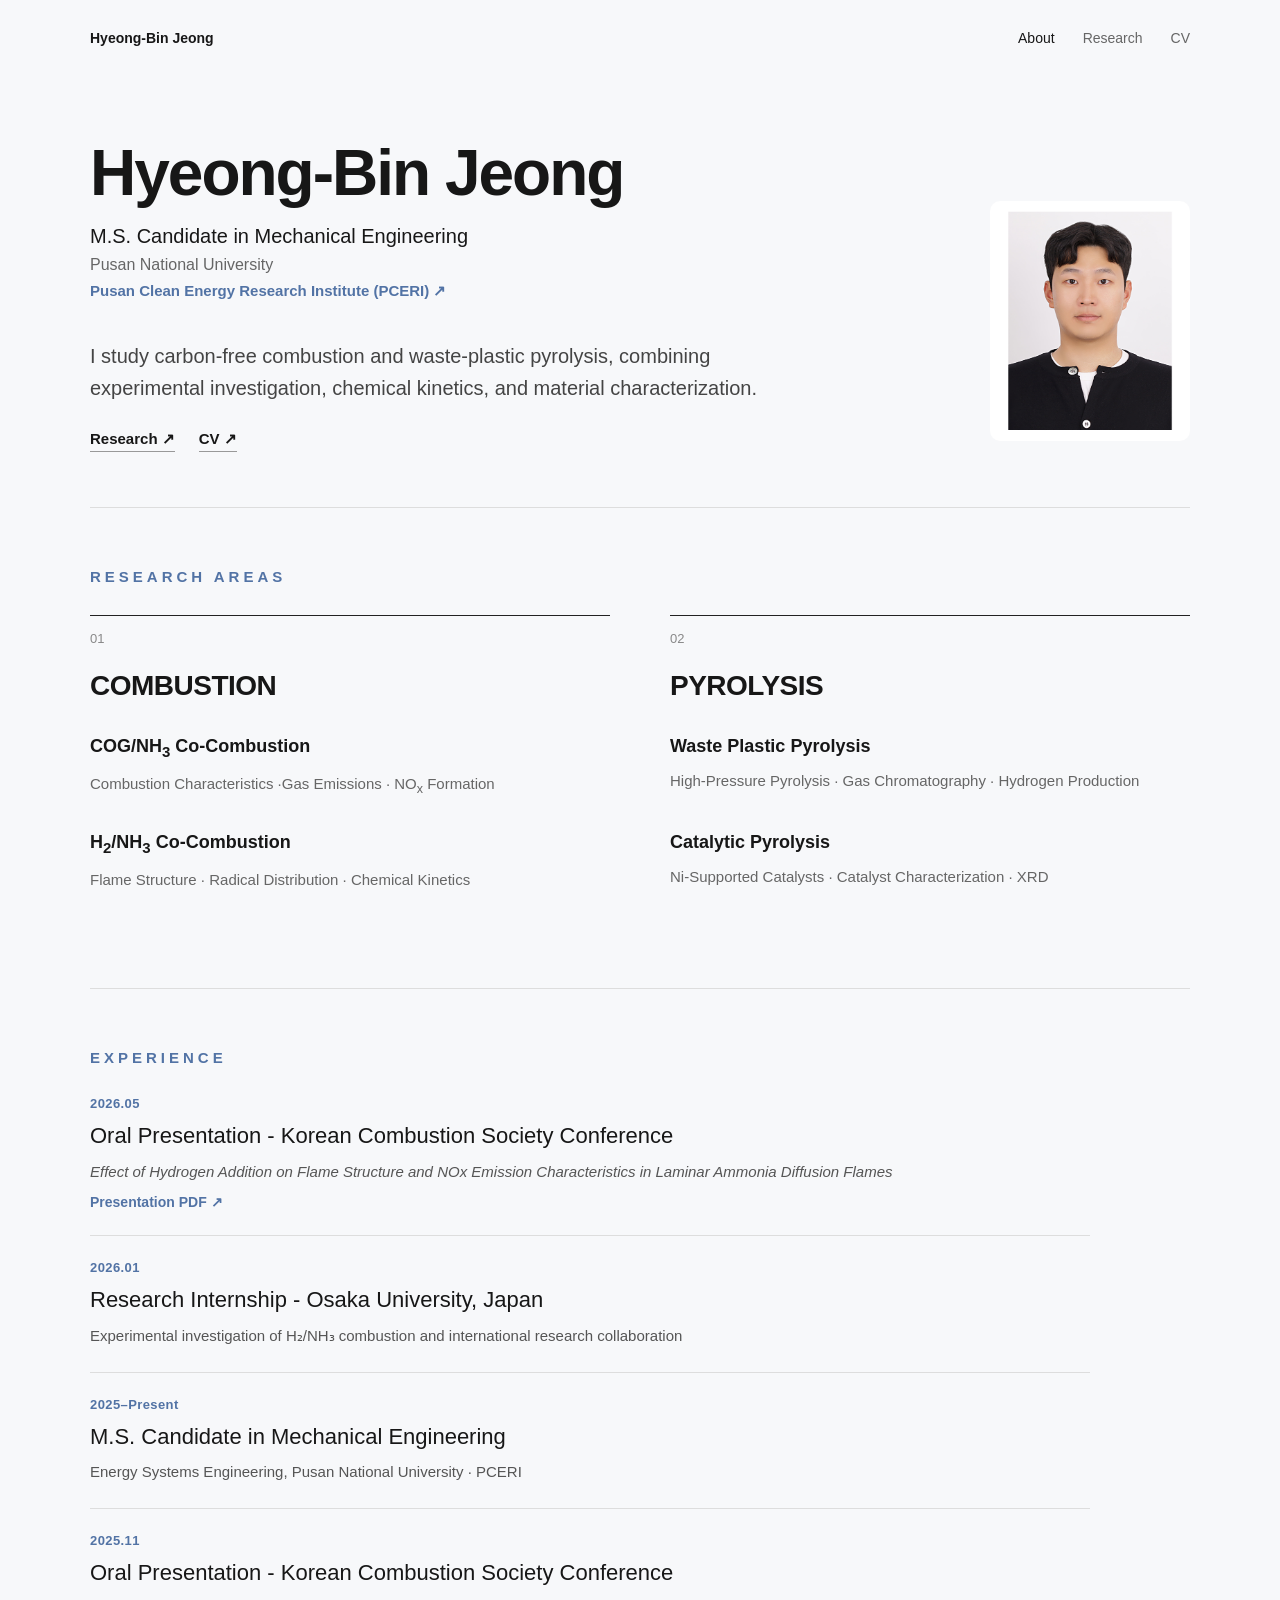
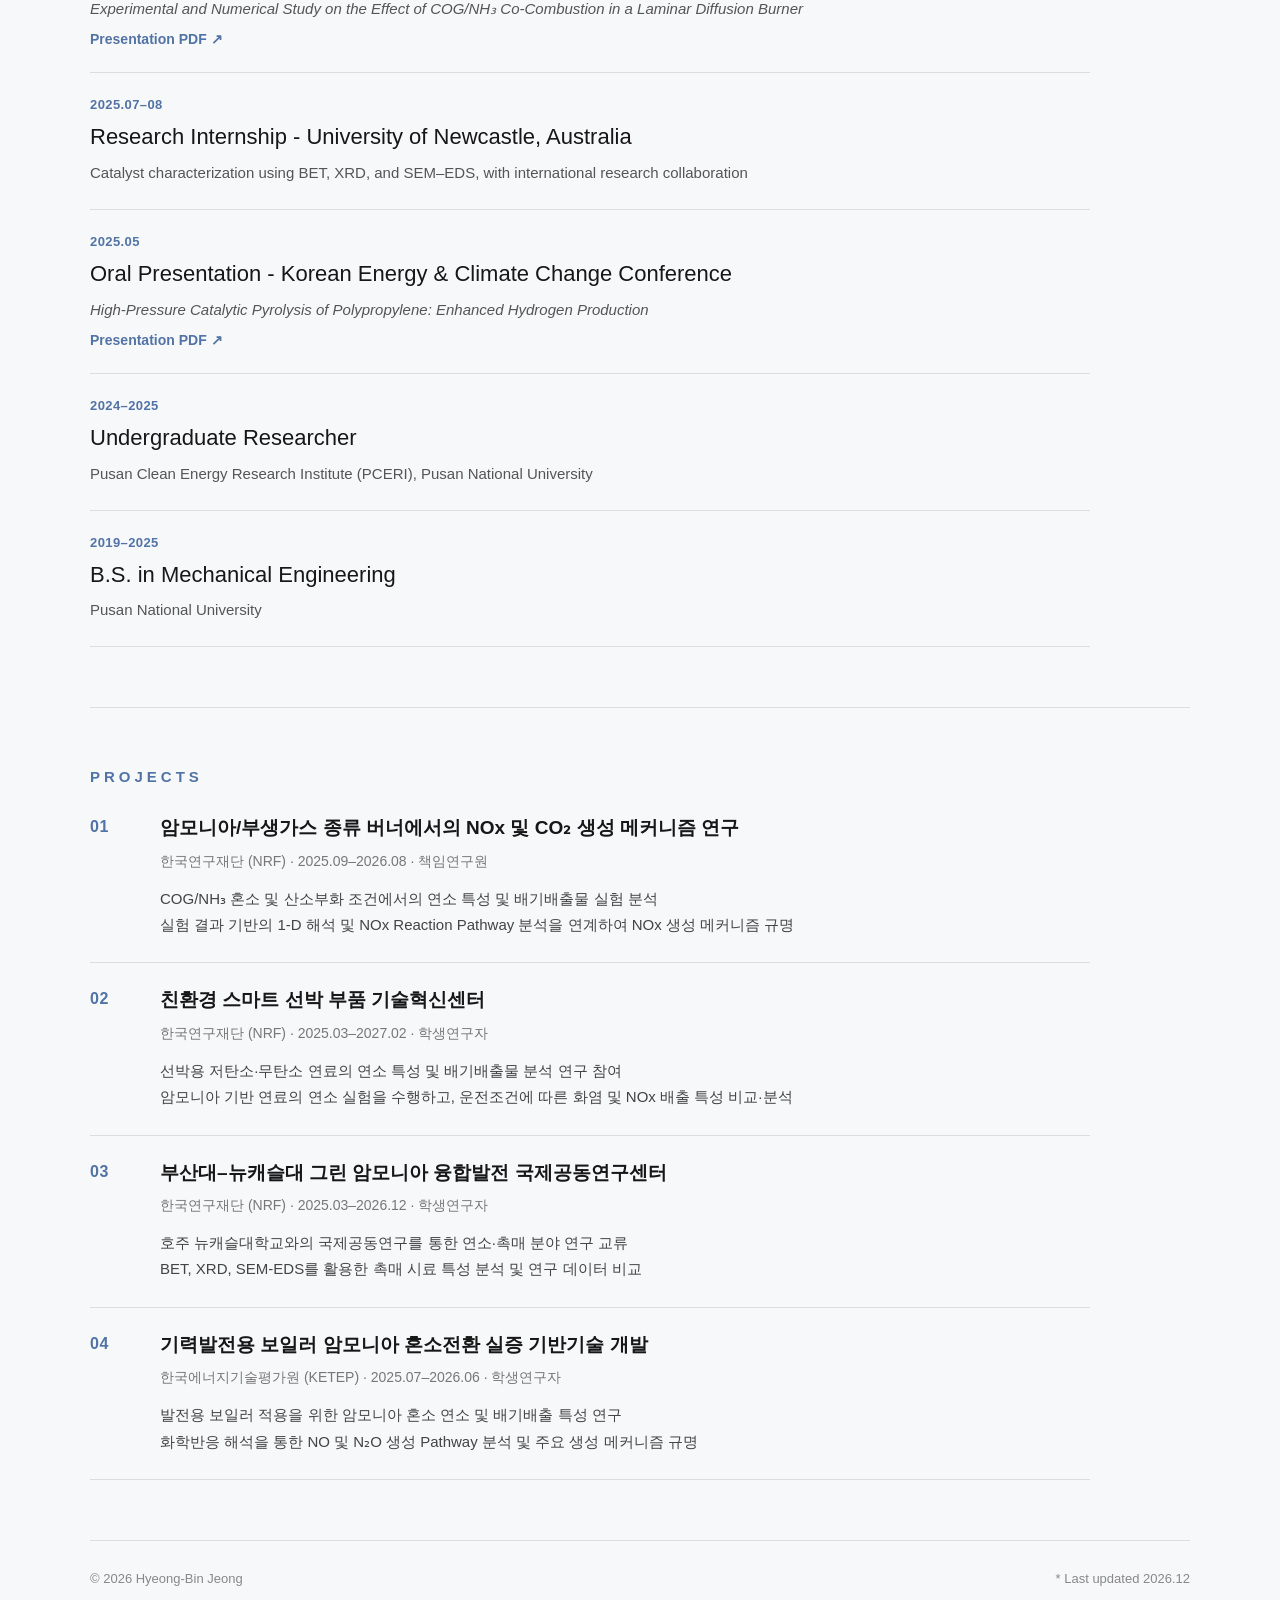
<file: index.html>
<!DOCTYPE html>
<html lang="en">

<head>
    <meta charset="UTF-8">
    <meta name="viewport" content="width=device-width, initial-scale=1.0">

    <title>Hyeong-Bin Jeong | About</title>

    <link rel="stylesheet" href="style.css">
</head>

<body>

    <!-- =========================
         HEADER
    ========================== -->

    <header class="site-header">

        <a href="index.html" class="logo">
            Hyeong-Bin Jeong
        </a>

        <nav>
            <a href="index.html" class="active">
                About
            </a>

            <a href="research.html">
                Research
            </a>

            <a href="cv.html">
                CV
            </a>
        </nav>

    </header>


    <main>


        <!-- =========================
             HERO / INTRODUCTION
        ========================== -->

        <section class="hero">

            <div class="hero-content">


                <!-- LEFT -->
                <div class="hero-text">

                    <h1>
                        Hyeong-Bin Jeong
                    </h1>

                    <p class="hero-position">
                        M.S. Candidate in Mechanical Engineering
                    </p>

                    <p class="hero-affiliation">
                        Pusan National University
                    </p>

                    <p class="hero-lab">

                        <a href="https://pceri.pusan.ac.kr/pceri/index.do"
                           target="_blank"
                           rel="noopener noreferrer">

                            Pusan Clean Energy Research Institute (PCERI) ↗

                        </a>

                    </p>


                    <p class="hero-intro">

                        I study carbon-free combustion and waste-plastic
                        pyrolysis, combining experimental investigation,
                        chemical kinetics, and material characterization.

                    </p>


                    <div class="hero-links">

                        <a href="research.html">
                            Research ↗
                        </a>

                        <a href="cv.html">
                            CV ↗
                        </a>

                    </div>

                </div>


                <!-- RIGHT / PROFILE PHOTO -->
                <div class="hero-photo">

                    <img src="images/증명사진.jpg"
                         alt="Hyeong-Bin Jeong">

                </div>


            </div>

        </section>



        <!-- =========================
     RESEARCH AREAS
========================= -->

<section class="section research-areas">

    <p class="section-label">RESEARCH AREAS</p>

    <div class="research-area-grid">


        <!-- COMBUSTION -->
        <div class="research-area">

            <span class="area-number">01</span>

            <h2>COMBUSTION</h2>


            <div class="area-project">

                <a href="research.html#cog-nh3"
                   class="project-link">

                    COG/NH<sub>3</sub> Co-Combustion 

                </a>

                <p>
                    Combustion Characteristics ·Gas Emissions · NO<sub>x</sub> Formation
                </p>

            </div>


            <div class="area-project">

                <a href="research.html#h2-nh3"
                   class="project-link">

                    H<sub>2</sub>/NH<sub>3</sub> Co-Combustion 

                </a>

                <p>
                    Flame Structure · Radical Distribution ·
                    Chemical Kinetics
                </p>

            </div>

        </div>



        <!-- PYROLYSIS -->
        <div class="research-area">

            <span class="area-number">02</span>

            <h2>PYROLYSIS</h2>


            <div class="area-project">

                <a href="research.html#waste-plastic"
                   class="project-link">

                    Waste Plastic Pyrolysis 

                </a>

                <p>
                    High-Pressure Pyrolysis · Gas Chromatography ·
                    Hydrogen Production
                </p>

            </div>


            <div class="area-project">

                <a href="research.html#catalytic-pyrolysis"
                   class="project-link">

                    Catalytic Pyrolysis 

                </a>

                <p>
                    Ni-Supported Catalysts · Catalyst Characterization ·
                    XRD
                </p>

            </div>

        </div>


    </div>

</section>



        <!-- =========================
             EXPERIENCE
        ========================== -->

 <section class="section" id="experience">

    <p class="section-label">EXPERIENCE</p>

    <div class="experience-list">

        <div class="experience-item">
    <span class="experience-date">2026.05</span>

    <h3>
        Oral Presentation - Korean Combustion Society Conference
    </h3>

    <p class="experience-place">
        <em>
            Effect of Hydrogen Addition on Flame Structure and NOx Emission Characteristics
            in Laminar Ammonia Diffusion Flames
        </em>
    </p>

    <a href="conference pdf/Kosco_2026_H2_NH3.pdf"
       target="_blank"
       rel="noopener noreferrer"
       class="pdf-link">
        Presentation PDF ↗
    </a>
</div>


        <div class="experience-item">
            <span class="experience-date">2026.01</span>

            <h3>Research Internship - Osaka University, Japan</h3>

            <p class="experience-place">
                Experimental investigation of H₂/NH₃ combustion and international research collaboration
            </p>
        </div>


        <div class="experience-item">
            <span class="experience-date">2025–Present</span>

            <h3>M.S. Candidate in Mechanical Engineering</h3>

            <p class="experience-place">
                Energy Systems Engineering, Pusan National University · PCERI
            </p>
        </div>


       <div class="experience-item">
    <span class="experience-date">2025.11</span>

    <h3>
        Oral Presentation - Korean Combustion Society Conference
    </h3>

    <p class="experience-place">
        <em>
            Experimental and Numerical Study on the Effect of COG/NH₃ Co-Combustion
            in a Laminar Diffusion Burner
        </em>
    </p>

    <a href="conference pdf/kosco_2025_COG_NH3.pdf"
       target="_blank"
       rel="noopener noreferrer"
       class="pdf-link">
        Presentation PDF ↗
    </a>
</div>


        <div class="experience-item">
            <span class="experience-date">2025.07–08</span>

            <h3>Research Internship - University of Newcastle, Australia</h3>

            <p class="experience-place">
                Catalyst characterization using BET, XRD, and SEM–EDS, with international research collaboration
            </p>
        </div>


        <div class="experience-item">
    <span class="experience-date">2025.05</span>

    <h3>
        Oral Presentation - Korean Energy & Climate Change Conference
    </h3>

    <p class="experience-place">
        <em>
            High-Pressure Catalytic Pyrolysis of Polypropylene:
            Enhanced Hydrogen Production
        </em>
    </p>

    <a href="conference pdf/Kecc_2025_PP_pyrolysis.pdf"
       target="_blank"
       rel="noopener noreferrer"
       class="pdf-link">
        Presentation PDF ↗
    </a>
</div>


        <div class="experience-item">
            <span class="experience-date">2024–2025</span>

            <h3>Undergraduate Researcher</h3>

            <p class="experience-place">
                Pusan Clean Energy Research Institute (PCERI), Pusan National University
            </p>
        </div>


        <div class="experience-item">
            <span class="experience-date">2019–2025</span>

            <h3>B.S. in Mechanical Engineering</h3>

            <p class="experience-place">
                Pusan National University
            </p>
        </div>

    </div>

</section>

<!-- =========================
     PROJECTS
========================= -->

<section class="section" id="projects">

    <p class="section-label">PROJECTS</p>

    <div class="project-list">

        <!-- 01 -->
        <div class="project-item">

            <span class="project-number">01</span>

            <div class="project-content">

                <h3>
                    암모니아/부생가스 종류 버너에서의 NOx 및 CO₂ 생성 메커니즘 연구
                </h3>

                <p class="project-meta">
                    한국연구재단 (NRF) · 2025.09–2026.08 · 책임연구원
                </p>

                <p class="project-description">
                    COG/NH₃ 혼소 및 산소부화 조건에서의 연소 특성 및 배기배출물 실험 분석<br>
                    실험 결과 기반의 1-D 해석 및 NOx Reaction Pathway 분석을 연계하여 NOx 생성 메커니즘 규명
                </p>

            </div>

        </div>


        <!-- 02 -->
        <div class="project-item">

            <span class="project-number">02</span>

            <div class="project-content">

                <h3>
                    친환경 스마트 선박 부품 기술혁신센터
                </h3>

                <p class="project-meta">
                    한국연구재단 (NRF) · 2025.03–2027.02 · 학생연구자
                </p>

                <p class="project-description">
                    선박용 저탄소·무탄소 연료의 연소 특성 및 배기배출물 분석 연구 참여<br>
                    암모니아 기반 연료의 연소 실험을 수행하고, 운전조건에 따른 화염 및 NOx 배출 특성 비교·분석
                </p>

            </div>

        </div>


        <!-- 03 -->
        <div class="project-item">

            <span class="project-number">03</span>

            <div class="project-content">

                <h3>
                    부산대–뉴캐슬대 그린 암모니아 융합발전 국제공동연구센터
                </h3>

                <p class="project-meta">
                    한국연구재단 (NRF) · 2025.03–2026.12 · 학생연구자
                </p>

                <p class="project-description">
                    호주 뉴캐슬대학교와의 국제공동연구를 통한 연소·촉매 분야 연구 교류<br>
                    BET, XRD, SEM-EDS를 활용한 촉매 시료 특성 분석 및 연구 데이터 비교
                </p>

            </div>

        </div>


        <!-- 04 -->
        <div class="project-item">

            <span class="project-number">04</span>

            <div class="project-content">

                <h3>
                    기력발전용 보일러 암모니아 혼소전환 실증 기반기술 개발
                </h3>

                <p class="project-meta">
                    한국에너지기술평가원 (KETEP) · 2025.07–2026.06 · 학생연구자
                </p>

                <p class="project-description">
                    발전용 보일러 적용을 위한 암모니아 혼소 연소 및 배기배출 특성 연구<br>
                    화학반응 해석을 통한 NO 및 N₂O 생성 Pathway 분석 및 주요 생성 메커니즘 규명
                </p>

            </div>

        </div>

    </div>

</section>
        



    </main>


    <!-- =========================
         FOOTER
    ========================== -->

<footer class="site-footer">
    <span>© 2026 Hyeong-Bin Jeong</span>

    <span class="footer-updated">
        * Last updated <span id="last-updated"></span>
    </span>
</footer>

<script>
    const modified = new Date(document.lastModified);

    const year = modified.getFullYear();
    const month = String(modified.getMonth() + 1).padStart(2, "0");

    document.getElementById("last-updated").textContent =
        `${year}.${month}`;
</script>
</body>

</html>
</file>
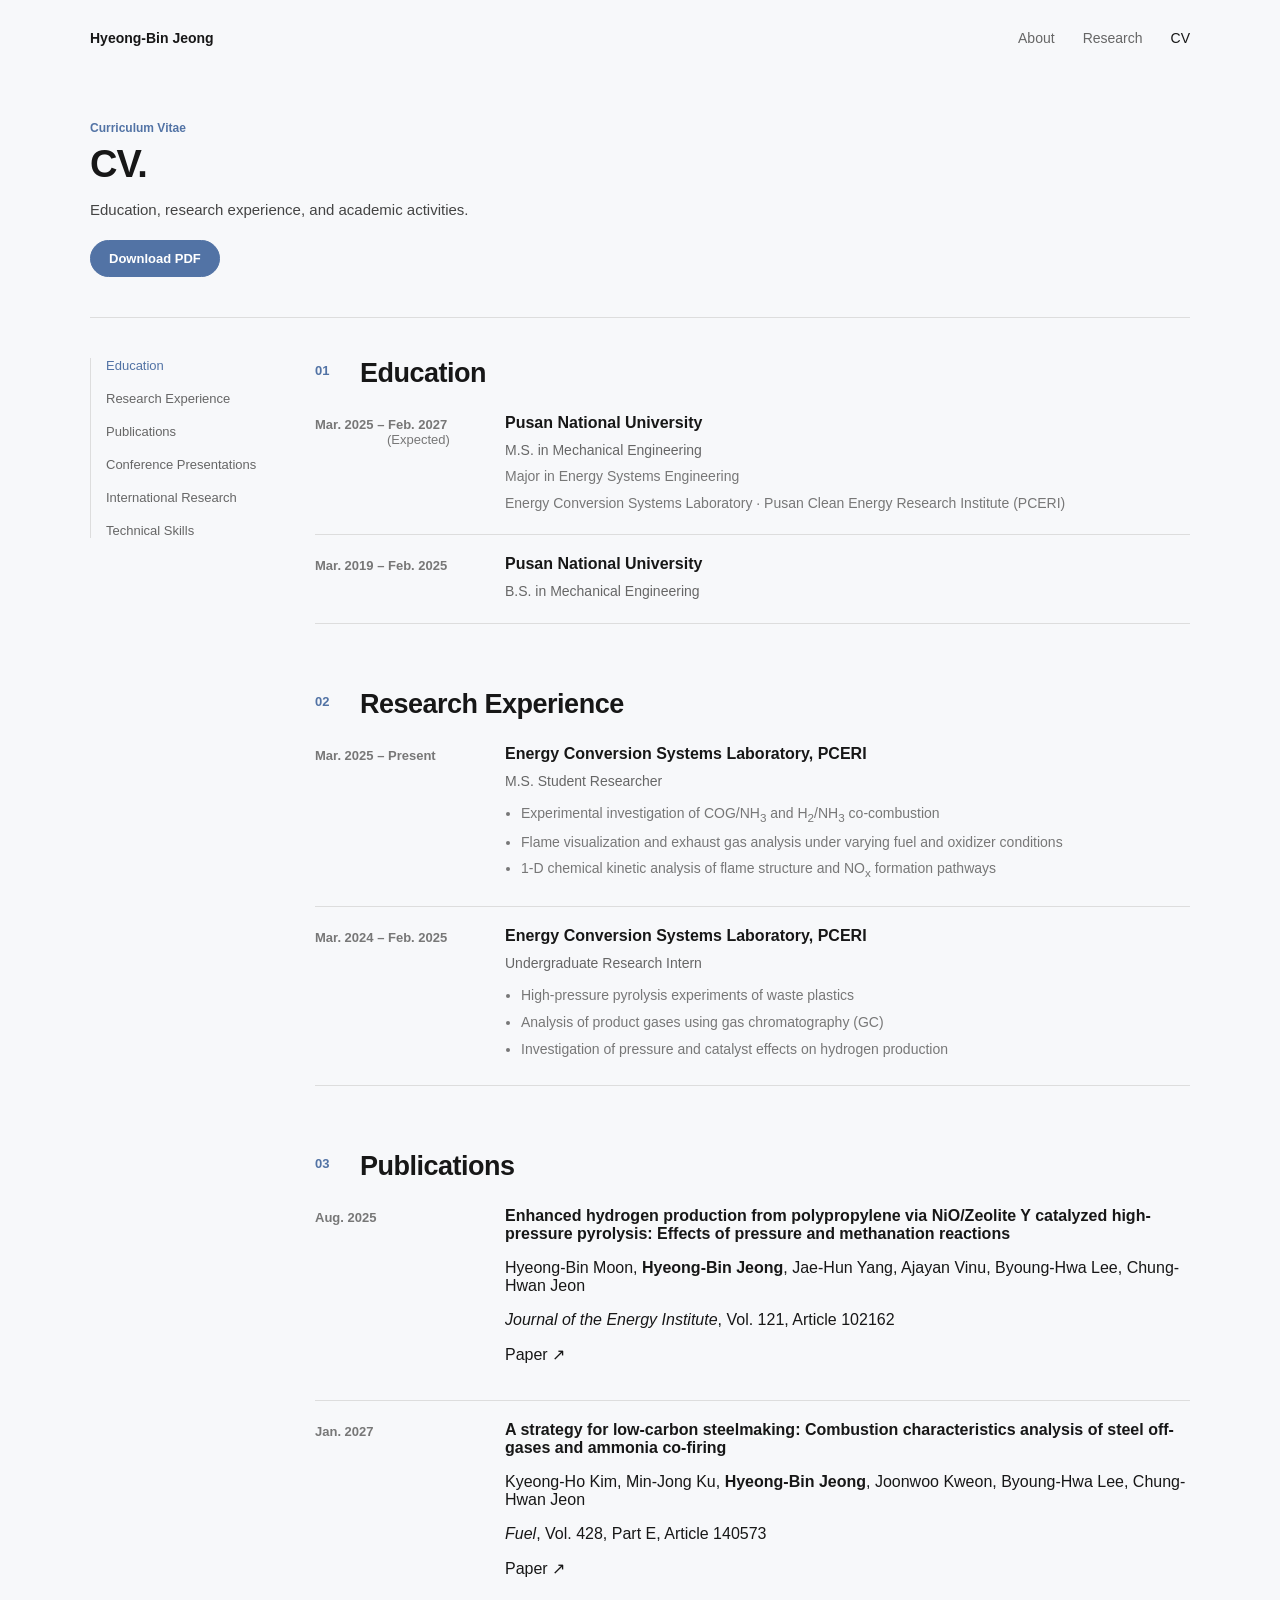
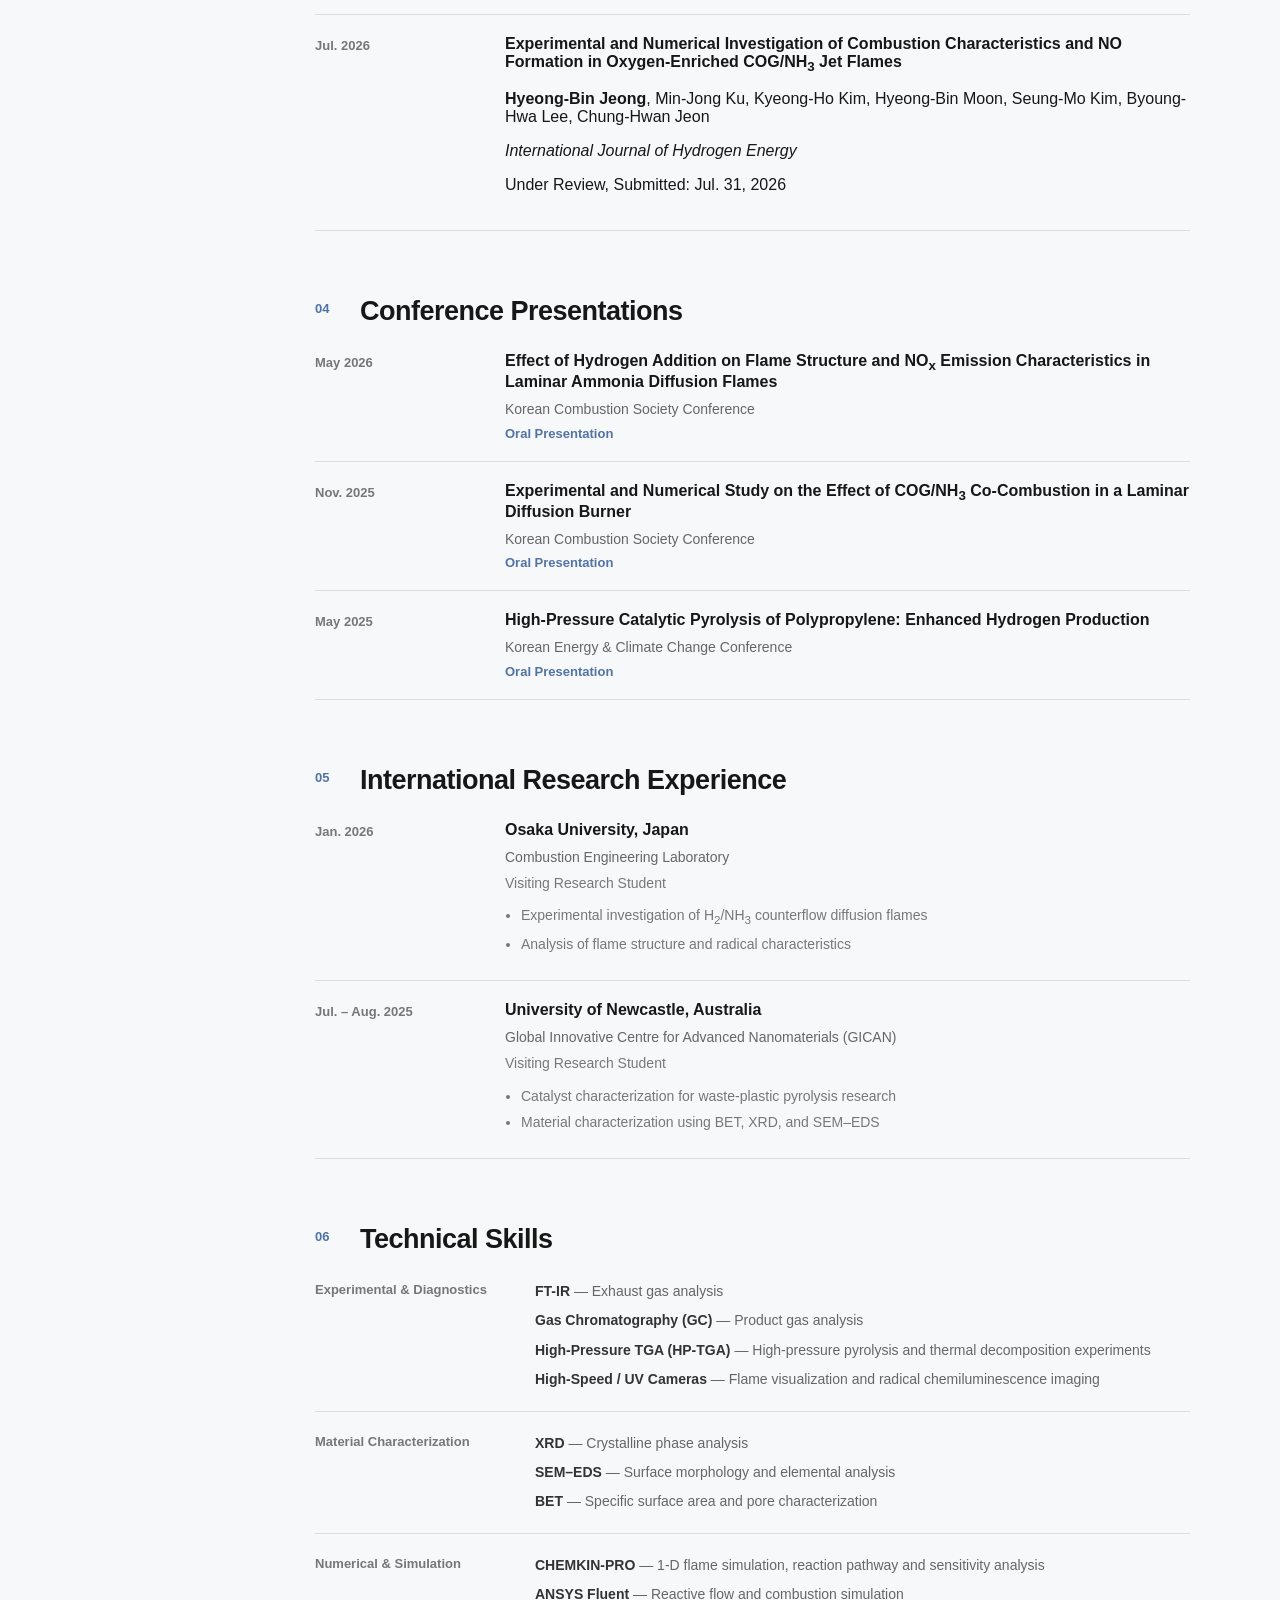
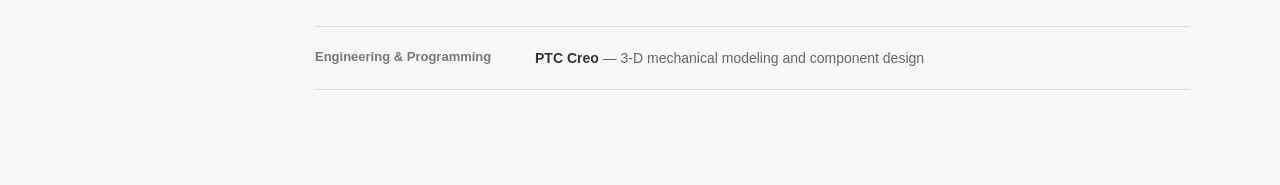
<file: CV.html>
<!DOCTYPE html>
<html lang="en">

<head>
    <meta charset="UTF-8">
    <meta name="viewport" content="width=device-width, initial-scale=1.0">

    <title>Hyeong-Bin Jeong | CV</title>

    <link rel="stylesheet" href="style.css">
</head>

<body>

    <!-- =========================
         HEADER
    ========================== -->

    <header class="site-header">

        <a href="index.html" class="logo">
            Hyeong-Bin Jeong
        </a>

        <nav>
            <a href="index.html">About</a>
            <a href="research.html">Research</a>
            <a href="cv.html" class="active">CV</a>
        </nav>

    </header>


    <main>

<!-- =========================
     CV HERO
========================= -->

<section class="cv-hero">

    <p class="section-label">Curriculum Vitae</p>

    <h1>CV.</h1>

    <p class="cv-intro">
        Education, research experience, and academic activities.
    </p>

    <div class="cv-actions">
        <a href="cv/Hyeong-Bin_Jeong_CV.pdf"
           class="cv-download"
           target="_blank"
           rel="noopener noreferrer">
             Download PDF
        </a>
    </div>

</section>
<div class="cv-layout">

    <!-- LEFT MENU -->
    <aside class="cv-sidebar">

        <a href="#education" class="active">Education</a>
        <a href="#research-experience">Research Experience</a>
        <a href="#publications">Publications</a>
        <a href="#conference-presentations">Conference Presentations</a>
        <a href="#international-research">International Research</a>
        <a href="#technical-skills">Technical Skills</a>

    </aside>


    <!-- RIGHT CONTENT -->
    <div class="cv-main">

<!-- =========================
     01 EDUCATION
========================= -->

<section class="cv-section" id="education">

    <div class="cv-section-heading">
        <span class="cv-section-number">01</span>
        <h2>Education</h2>
    </div>

    <div class="cv-list">

        <!-- Master's Degree -->
        <div class="cv-item">

<div class="cv-date">
    <div>Mar. 2025 – Feb. 2027</div>
    <div class="cv-expected">(Expected)</div>
</div>

            <div class="cv-content">

                <h3>Pusan National University</h3>

                <p class="cv-position">
                    M.S. in Mechanical Engineering
                </p>

                <p class="cv-description">
                    Major in Energy Systems Engineering
                </p>

                <p class="cv-description">
                    Energy Conversion Systems Laboratory ·
                    Pusan Clean Energy Research Institute (PCERI)
                </p>

            </div>

        </div>


        <!-- Bachelor's Degree -->
        <div class="cv-item">

            <div class="cv-date">
                Mar. 2019 – Feb. 2025
            </div>

            <div class="cv-content">

                <h3>Pusan National University</h3>

                <p class="cv-position">
                    B.S. in Mechanical Engineering
                </p>

            </div>

        </div>

    </div>

</section>
<!-- =========================
     02 RESEARCH EXPERIENCE
========================= -->

<section class="cv-section" id="research-experience">

    <div class="cv-section-heading">
        <span class="cv-section-number">02</span>
        <h2>Research Experience</h2>
    </div>

    <div class="cv-list">

        <!-- M.S. Student Researcher -->
        <div class="cv-item">

            <div class="cv-date">
                Mar. 2025 – Present
            </div>

            <div class="cv-content">

                <h3>
                    Energy Conversion Systems Laboratory, PCERI
                </h3>

                <p class="cv-position">
                    M.S. Student Researcher
                </p>

                <ul class="cv-research-description">

                    <li>
                        Experimental investigation of COG/NH<sub>3</sub> and
                        H<sub>2</sub>/NH<sub>3</sub> co-combustion
                    </li>

                    <li>
                        Flame visualization and exhaust gas analysis under
                        varying fuel and oxidizer conditions
                    </li>

                    <li>
                        1-D chemical kinetic analysis of flame structure and
                        NO<sub>x</sub> formation pathways
                    </li>

                </ul>

            </div>

        </div>


        <!-- Undergraduate Research Intern -->
        <div class="cv-item">

            <div class="cv-date">
                Mar. 2024 – Feb. 2025
            </div>

            <div class="cv-content">

                <h3>
                    Energy Conversion Systems Laboratory, PCERI
                </h3>

                <p class="cv-position">
                    Undergraduate Research Intern
                </p>

                <ul class="cv-research-description">

                    <li>
                        High-pressure pyrolysis experiments of waste plastics
                    </li>

                    <li>
                        Analysis of product gases using gas chromatography (GC)
                    </li>

                    <li>
                        Investigation of pressure and catalyst effects on
                        hydrogen production
                    </li>

                </ul>

            </div>

        </div>

    </div>

</section>
<!-- =========================
     03 PUBLICATIONS
========================= -->

<section class="cv-section" id="publications">

    <div class="cv-section-heading">
        <span class="cv-section-number">03</span>
        <h2>Publications</h2>
    </div>

    <div class="cv-list">


        <!-- Publication 01 -->
        <div class="cv-item publication-item">

            <div class="cv-date">
                Aug. 2025
            </div>

            <div class="cv-content">

                <h3 class="publication-title">
                    Enhanced hydrogen production from polypropylene via NiO/Zeolite Y
                    catalyzed high-pressure pyrolysis: Effects of pressure and
                    methanation reactions
                </h3>

                <p class="publication-authors">
                    Hyeong-Bin Moon, <strong>Hyeong-Bin Jeong</strong>,
                    Jae-Hun Yang, Ajayan Vinu, Byoung-Hwa Lee, Chung-Hwan Jeon
                </p>

                <p class="publication-journal">
                    <em>Journal of the Energy Institute</em>,
                    Vol. 121, Article 102162
                </p>
                <p class="publication-links">
    <a href="https://doi.org/10.1016/j.joei.2025.102162"
       target="_blank"
       rel="noopener noreferrer">
        Paper ↗
    </a>
</p>

            </div>

        </div>


        <!-- Publication 02 -->
        <div class="cv-item publication-item">

            <div class="cv-date">
                Jan. 2027
            </div>

            <div class="cv-content">

                <h3 class="publication-title">
                    A strategy for low-carbon steelmaking:
                    Combustion characteristics analysis of steel off-gases
                    and ammonia co-firing
                </h3>

                <p class="publication-authors">
                    Kyeong-Ho Kim, Min-Jong Ku, <strong>Hyeong-Bin Jeong</strong>,
                    Joonwoo Kweon, Byoung-Hwa Lee, Chung-Hwan Jeon
                </p>

                <p class="publication-journal">
                    <em>Fuel</em>,
                    Vol. 428, Part E, Article 140573
                </p>
                <p class="publication-links">
    <a href="https://doi.org/10.1016/j.fuel.2026.140573"
       target="_blank"
       rel="noopener noreferrer">
        Paper ↗
    </a>
</p>

            </div>

        </div>


        <!-- Publication 03 -->
<div class="cv-item publication-item">

    <div class="cv-date">
        Jul. 2026
    </div>

    <div class="cv-content">

        <h3 class="publication-title">
            Experimental and Numerical Investigation of Combustion
            Characteristics and NO Formation in Oxygen-Enriched
            COG/NH<sub>3</sub> Jet Flames
        </h3>

        <p class="publication-authors">
            <strong>Hyeong-Bin Jeong</strong>,
            Min-Jong Ku,
            Kyeong-Ho Kim,
            Hyeong-Bin Moon,
            Seung-Mo Kim,
            Byoung-Hwa Lee,
            Chung-Hwan Jeon
        </p>

        <p class="publication-journal">
            <em>International Journal of Hydrogen Energy</em>
        </p>

        <p class="publication-submitted">
            Under Review, Submitted: Jul. 31, 2026
        </p>

    </div>

</div>

</section>
<!-- =========================
     04 CONFERENCE PRESENTATIONS
========================= -->

<section class="cv-section" id="conference-presentations">

    <div class="cv-section-heading">
        <span class="cv-section-number">04</span>
        <h2>Conference Presentations</h2>
    </div>

    <div class="cv-list">

        <!-- 2026 KOSCO -->
        <div class="cv-item">

            <div class="cv-date">
                May 2026
            </div>

            <div class="cv-content">

                <h3>
                    Effect of Hydrogen Addition on Flame Structure and NO<sub>x</sub>
                    Emission Characteristics in Laminar Ammonia Diffusion Flames
                </h3>

                <p class="cv-position">
                    Korean Combustion Society Conference
                </p>

                <p class="conference-type">
                    Oral Presentation
                </p>

            </div>

        </div>


        <!-- 2025 KOSCO -->
        <div class="cv-item">

            <div class="cv-date">
                Nov. 2025
            </div>

            <div class="cv-content">

                <h3>
                    Experimental and Numerical Study on the Effect of
                    COG/NH<sub>3</sub> Co-Combustion in a Laminar Diffusion Burner
                </h3>

                <p class="cv-position">
                    Korean Combustion Society Conference
                </p>

                <p class="conference-type">
                    Oral Presentation
                </p>

            </div>

        </div>


        <!-- 2025 KECC -->
        <div class="cv-item">

            <div class="cv-date">
                May 2025
            </div>

            <div class="cv-content">

                <h3>
                    High-Pressure Catalytic Pyrolysis of Polypropylene:
                    Enhanced Hydrogen Production
                </h3>

                <p class="cv-position">
                    Korean Energy & Climate Change Conference
                </p>

                <p class="conference-type">
                    Oral Presentation
                </p>

            </div>

        </div>

    </div>

</section>
<!-- =========================
     05 INTERNATIONAL RESEARCH EXPERIENCE
========================= -->

<section class="cv-section" id="international-research">

    <div class="cv-section-heading">
        <span class="cv-section-number">05</span>
        <h2>International Research Experience</h2>
    </div>

    <div class="cv-list">

        <!-- Osaka University -->
        <div class="cv-item">

            <div class="cv-date">
                Jan. 2026
            </div>

            <div class="cv-content">

                <h3>Osaka University, Japan</h3>

                <p class="cv-position">
                    Combustion Engineering Laboratory
                </p>

                <p class="cv-description">
                    Visiting Research Student
                </p>

                <ul class="cv-research-description">
                    <li>
                        Experimental investigation of H<sub>2</sub>/NH<sub>3</sub>
                        counterflow diffusion flames
                    </li>
                    <li>
                        Analysis of flame structure and radical characteristics
                    </li>
                </ul>

            </div>

        </div>


        <!-- University of Newcastle -->
        <div class="cv-item">

            <div class="cv-date">
                Jul. – Aug. 2025
            </div>

            <div class="cv-content">

                <h3>University of Newcastle, Australia</h3>

                <p class="cv-position">
                    Global Innovative Centre for Advanced Nanomaterials (GICAN)
                </p>

                <p class="cv-description">
                    Visiting Research Student
                </p>

                <ul class="cv-research-description">
                    <li>
                        Catalyst characterization for waste-plastic pyrolysis research
                    </li>
                    <li>
                        Material characterization using BET, XRD, and SEM–EDS
                    </li>
                </ul>

            </div>

        </div>

    </div>

</section>
<!-- =========================
     06 TECHNICAL SKILLS
========================= -->

<section class="cv-section" id="technical-skills">

    <div class="cv-section-heading">
        <span class="cv-section-number">06</span>
        <h2>Technical Skills</h2>
    </div>

    <div class="skills-list">

        <!-- Experimental & Diagnostics -->
        <div class="skill-item">

            <div class="skill-category">
                Experimental & Diagnostics
            </div>

            <div class="skill-content">
                <p>
                    <strong>FT-IR</strong> — Exhaust gas analysis
                </p>
                <p>
                    <strong>Gas Chromatography (GC)</strong> — Product gas analysis
                </p>
                <p>
                    <strong>High-Pressure TGA (HP-TGA)</strong> — High-pressure pyrolysis and thermal decomposition experiments
                </p>
                <p>
                    <strong>High-Speed / UV Cameras</strong> — Flame visualization and radical chemiluminescence imaging
                </p>
            </div>

        </div>


        <!-- Material Characterization -->
        <div class="skill-item">

            <div class="skill-category">
                Material Characterization
            </div>

            <div class="skill-content">
                <p>
                    <strong>XRD</strong> — Crystalline phase analysis
                </p>
                <p>
                    <strong>SEM–EDS</strong> — Surface morphology and elemental analysis
                </p>
                <p>
                    <strong>BET</strong> — Specific surface area and pore characterization
                </p>
            </div>

        </div>


        <!-- Numerical & Simulation -->
        <div class="skill-item">

            <div class="skill-category">
                Numerical & Simulation
            </div>

            <div class="skill-content">
                <p>
                    <strong>CHEMKIN-PRO</strong> — 1-D flame simulation, reaction pathway and sensitivity analysis
                </p>
                <p>
                    <strong>ANSYS Fluent</strong> — Reactive flow and combustion simulation
                </p>
            </div>

        </div>


        <!-- Engineering & Programming -->
        <div class="skill-item">

            <div class="skill-category">
                Engineering & Programming
            </div>

            <div class="skill-content">
                <p>
                    <strong>PTC Creo</strong> — 3-D mechanical modeling and component design
                </p>
            </div>

        </div>

    </div>

</section>
</file>
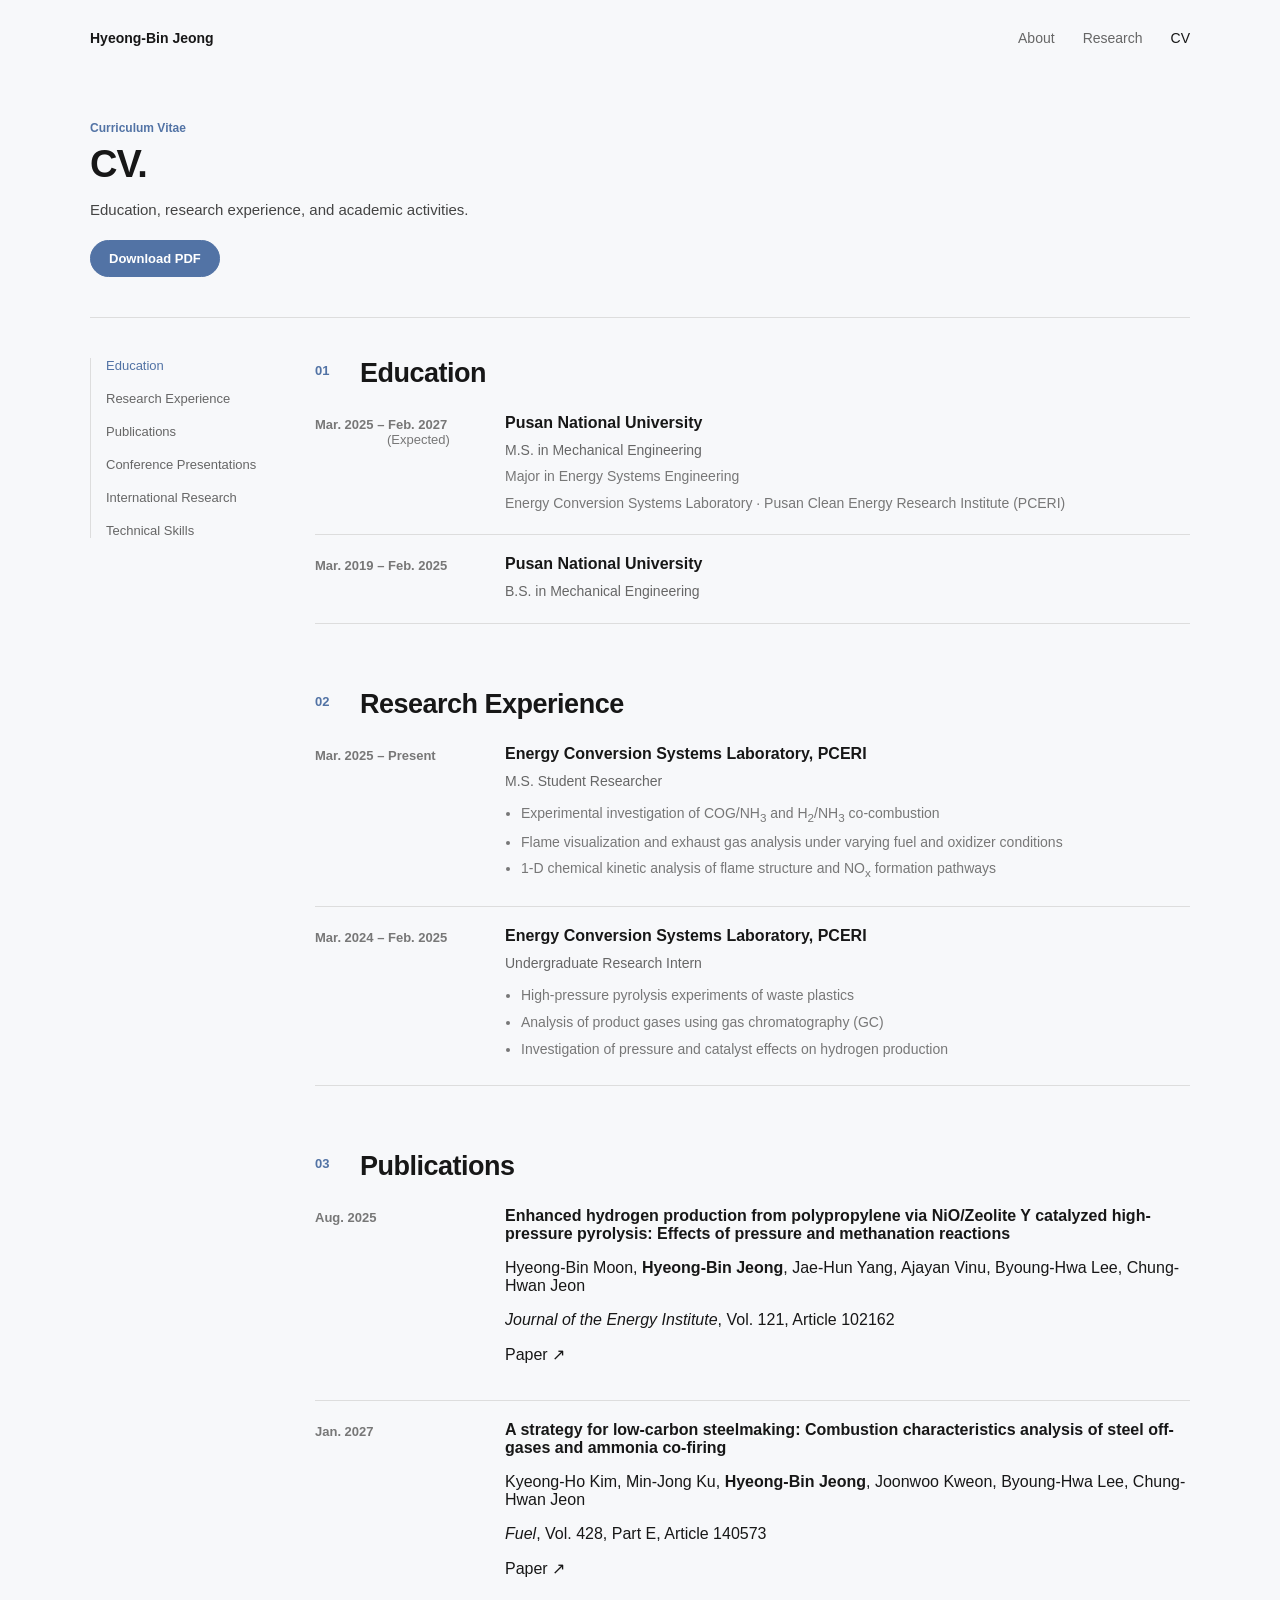
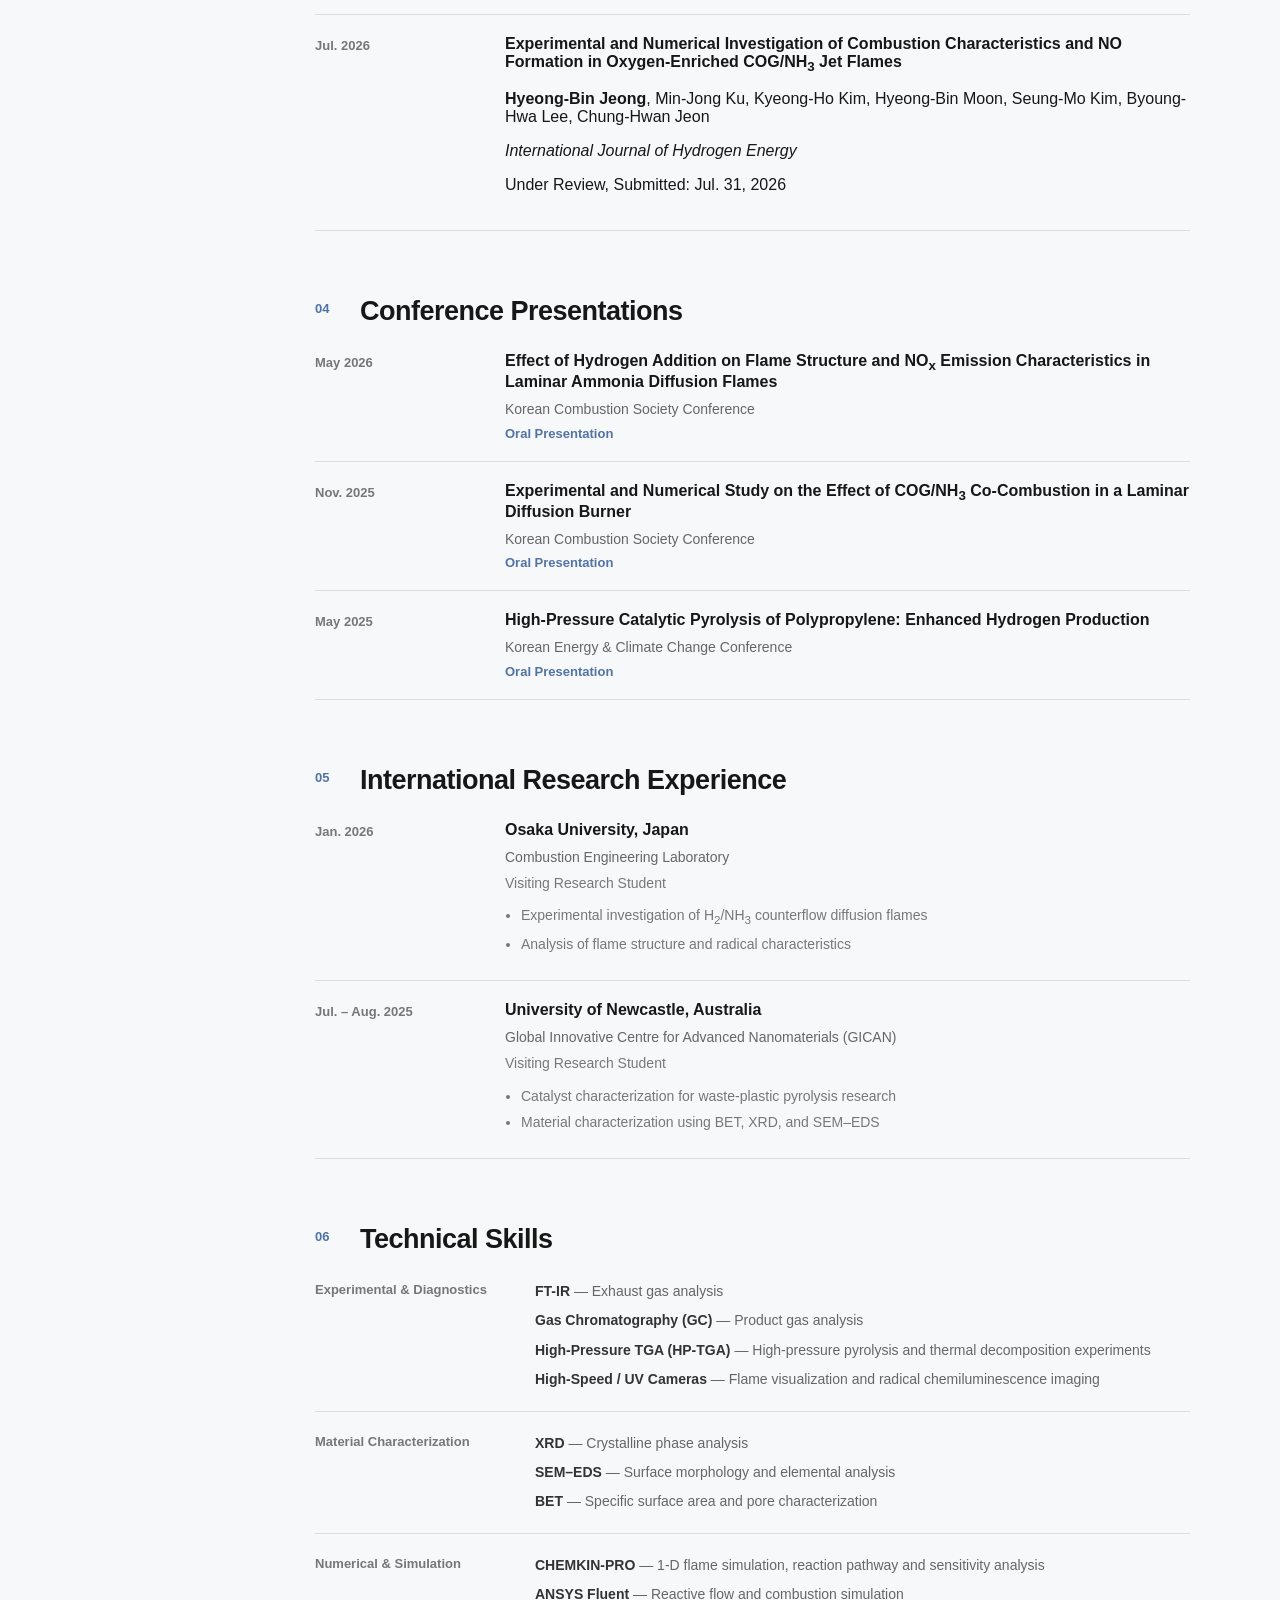
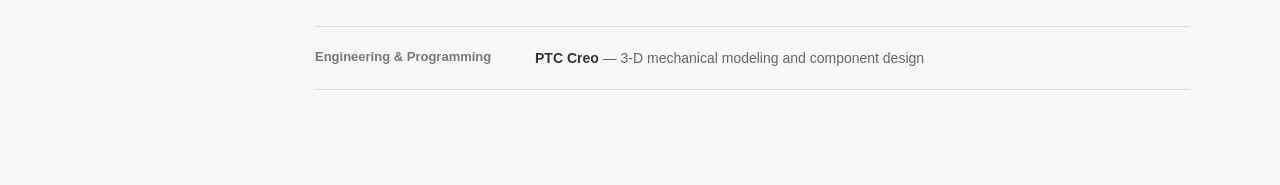
<file: cv.html>
<!DOCTYPE html>
<html lang="en">

<head>
    <meta charset="UTF-8">
    <meta name="viewport" content="width=device-width, initial-scale=1.0">

    <title>Hyeong-Bin Jeong | CV</title>

    <link rel="stylesheet" href="style.css?v=2">
</head>

<body>

    <!-- =========================
         HEADER
    ========================== -->

    <header class="site-header">

        <a href="index.html" class="logo">
            Hyeong-Bin Jeong
        </a>

        <nav>
            <a href="index.html">About</a>
            <a href="research.html">Research</a>
            <a href="cv.html" class="active">CV</a>
        </nav>

    </header>


    <main>

<!-- =========================
     CV HERO
========================= -->

<section class="cv-hero">

    <p class="section-label">Curriculum Vitae</p>

    <h1>CV.</h1>

    <p class="cv-intro">
        Education, research experience, and academic activities.
    </p>

    <div class="cv-actions">
        <a href="cv/Hyeong-Bin_Jeong_CV.pdf"
           class="cv-download"
           target="_blank"
           rel="noopener noreferrer">
             Download PDF
        </a>
    </div>

</section>
<div class="cv-layout">

    <!-- LEFT MENU -->
    <aside class="cv-sidebar">

        <a href="#education" class="active">Education</a>
        <a href="#research-experience">Research Experience</a>
        <a href="#publications">Publications</a>
        <a href="#conference-presentations">Conference Presentations</a>
        <a href="#international-research">International Research</a>
        <a href="#technical-skills">Technical Skills</a>

    </aside>


    <!-- RIGHT CONTENT -->
    <div class="cv-main">

<!-- =========================
     01 EDUCATION
========================= -->

<section class="cv-section" id="education">

    <div class="cv-section-heading">
        <span class="cv-section-number">01</span>
        <h2>Education</h2>
    </div>

    <div class="cv-list">

        <!-- Master's Degree -->
        <div class="cv-item">

<div class="cv-date">
    <div>Mar. 2025 – Feb. 2027</div>
    <div class="cv-expected">(Expected)</div>
</div>

            <div class="cv-content">

                <h3>Pusan National University</h3>

                <p class="cv-position">
                    M.S. in Mechanical Engineering
                </p>

                <p class="cv-description">
                    Major in Energy Systems Engineering
                </p>

                <p class="cv-description">
                    Energy Conversion Systems Laboratory ·
                    Pusan Clean Energy Research Institute (PCERI)
                </p>

            </div>

        </div>


        <!-- Bachelor's Degree -->
        <div class="cv-item">

            <div class="cv-date">
                Mar. 2019 – Feb. 2025
            </div>

            <div class="cv-content">

                <h3>Pusan National University</h3>

                <p class="cv-position">
                    B.S. in Mechanical Engineering
                </p>

            </div>

        </div>

    </div>

</section>
<!-- =========================
     02 RESEARCH EXPERIENCE
========================= -->

<section class="cv-section" id="research-experience">

    <div class="cv-section-heading">
        <span class="cv-section-number">02</span>
        <h2>Research Experience</h2>
    </div>

    <div class="cv-list">

        <!-- M.S. Student Researcher -->
        <div class="cv-item">

            <div class="cv-date">
                Mar. 2025 – Present
            </div>

            <div class="cv-content">

                <h3>
                    Energy Conversion Systems Laboratory, PCERI
                </h3>

                <p class="cv-position">
                    M.S. Student Researcher
                </p>

                <ul class="cv-research-description">

                    <li>
                        Experimental investigation of COG/NH<sub>3</sub> and
                        H<sub>2</sub>/NH<sub>3</sub> co-combustion
                    </li>

                    <li>
                        Flame visualization and exhaust gas analysis under
                        varying fuel and oxidizer conditions
                    </li>

                    <li>
                        1-D chemical kinetic analysis of flame structure and
                        NO<sub>x</sub> formation pathways
                    </li>

                </ul>

            </div>

        </div>


        <!-- Undergraduate Research Intern -->
        <div class="cv-item">

            <div class="cv-date">
                Mar. 2024 – Feb. 2025
            </div>

            <div class="cv-content">

                <h3>
                    Energy Conversion Systems Laboratory, PCERI
                </h3>

                <p class="cv-position">
                    Undergraduate Research Intern
                </p>

                <ul class="cv-research-description">

                    <li>
                        High-pressure pyrolysis experiments of waste plastics
                    </li>

                    <li>
                        Analysis of product gases using gas chromatography (GC)
                    </li>

                    <li>
                        Investigation of pressure and catalyst effects on
                        hydrogen production
                    </li>

                </ul>

            </div>

        </div>

    </div>

</section>
<!-- =========================
     03 PUBLICATIONS
========================= -->

<section class="cv-section" id="publications">

    <div class="cv-section-heading">
        <span class="cv-section-number">03</span>
        <h2>Publications</h2>
    </div>

    <div class="cv-list">


        <!-- Publication 01 -->
        <div class="cv-item publication-item">

            <div class="cv-date">
                Aug. 2025
            </div>

            <div class="cv-content">

                <h3 class="publication-title">
                    Enhanced hydrogen production from polypropylene via NiO/Zeolite Y
                    catalyzed high-pressure pyrolysis: Effects of pressure and
                    methanation reactions
                </h3>

                <p class="publication-authors">
                    Hyeong-Bin Moon, <strong>Hyeong-Bin Jeong</strong>,
                    Jae-Hun Yang, Ajayan Vinu, Byoung-Hwa Lee, Chung-Hwan Jeon
                </p>

                <p class="publication-journal">
                    <em>Journal of the Energy Institute</em>,
                    Vol. 121, Article 102162
                </p>
                <p class="publication-links">
    <a href="https://doi.org/10.1016/j.joei.2025.102162"
       target="_blank"
       rel="noopener noreferrer">
        Paper ↗
    </a>
</p>

            </div>

        </div>


        <!-- Publication 02 -->
        <div class="cv-item publication-item">

            <div class="cv-date">
                Jan. 2027
            </div>

            <div class="cv-content">

                <h3 class="publication-title">
                    A strategy for low-carbon steelmaking:
                    Combustion characteristics analysis of steel off-gases
                    and ammonia co-firing
                </h3>

                <p class="publication-authors">
                    Kyeong-Ho Kim, Min-Jong Ku, <strong>Hyeong-Bin Jeong</strong>,
                    Joonwoo Kweon, Byoung-Hwa Lee, Chung-Hwan Jeon
                </p>

                <p class="publication-journal">
                    <em>Fuel</em>,
                    Vol. 428, Part E, Article 140573
                </p>
                <p class="publication-links">
    <a href="https://doi.org/10.1016/j.fuel.2026.140573"
       target="_blank"
       rel="noopener noreferrer">
        Paper ↗
    </a>
</p>

            </div>

        </div>


        <!-- Publication 03 -->
<div class="cv-item publication-item">

    <div class="cv-date">
        Jul. 2026
    </div>

    <div class="cv-content">

        <h3 class="publication-title">
            Experimental and Numerical Investigation of Combustion
            Characteristics and NO Formation in Oxygen-Enriched
            COG/NH<sub>3</sub> Jet Flames
        </h3>

        <p class="publication-authors">
            <strong>Hyeong-Bin Jeong</strong>,
            Min-Jong Ku,
            Kyeong-Ho Kim,
            Hyeong-Bin Moon,
            Seung-Mo Kim,
            Byoung-Hwa Lee,
            Chung-Hwan Jeon
        </p>

        <p class="publication-journal">
            <em>International Journal of Hydrogen Energy</em>
        </p>

        <p class="publication-submitted">
            Under Review, Submitted: Jul. 31, 2026
        </p>

    </div>

</div>

</section>
<!-- =========================
     04 CONFERENCE PRESENTATIONS
========================= -->

<section class="cv-section" id="conference-presentations">

    <div class="cv-section-heading">
        <span class="cv-section-number">04</span>
        <h2>Conference Presentations</h2>
    </div>

    <div class="cv-list">

        <!-- 2026 KOSCO -->
        <div class="cv-item">

            <div class="cv-date">
                May 2026
            </div>

            <div class="cv-content">

                <h3>
                    Effect of Hydrogen Addition on Flame Structure and NO<sub>x</sub>
                    Emission Characteristics in Laminar Ammonia Diffusion Flames
                </h3>

                <p class="cv-position">
                    Korean Combustion Society Conference
                </p>

                <p class="conference-type">
                    Oral Presentation
                </p>

            </div>

        </div>


        <!-- 2025 KOSCO -->
        <div class="cv-item">

            <div class="cv-date">
                Nov. 2025
            </div>

            <div class="cv-content">

                <h3>
                    Experimental and Numerical Study on the Effect of
                    COG/NH<sub>3</sub> Co-Combustion in a Laminar Diffusion Burner
                </h3>

                <p class="cv-position">
                    Korean Combustion Society Conference
                </p>

                <p class="conference-type">
                    Oral Presentation
                </p>

            </div>

        </div>


        <!-- 2025 KECC -->
        <div class="cv-item">

            <div class="cv-date">
                May 2025
            </div>

            <div class="cv-content">

                <h3>
                    High-Pressure Catalytic Pyrolysis of Polypropylene:
                    Enhanced Hydrogen Production
                </h3>

                <p class="cv-position">
                    Korean Energy & Climate Change Conference
                </p>

                <p class="conference-type">
                    Oral Presentation
                </p>

            </div>

        </div>

    </div>

</section>
<!-- =========================
     05 INTERNATIONAL RESEARCH EXPERIENCE
========================= -->

<section class="cv-section" id="international-research">

    <div class="cv-section-heading">
        <span class="cv-section-number">05</span>
        <h2>International Research Experience</h2>
    </div>

    <div class="cv-list">

        <!-- Osaka University -->
        <div class="cv-item">

            <div class="cv-date">
                Jan. 2026
            </div>

            <div class="cv-content">

                <h3>Osaka University, Japan</h3>

                <p class="cv-position">
                    Combustion Engineering Laboratory
                </p>

                <p class="cv-description">
                    Visiting Research Student
                </p>

                <ul class="cv-research-description">
                    <li>
                        Experimental investigation of H<sub>2</sub>/NH<sub>3</sub>
                        counterflow diffusion flames
                    </li>
                    <li>
                        Analysis of flame structure and radical characteristics
                    </li>
                </ul>

            </div>

        </div>


        <!-- University of Newcastle -->
        <div class="cv-item">

            <div class="cv-date">
                Jul. – Aug. 2025
            </div>

            <div class="cv-content">

                <h3>University of Newcastle, Australia</h3>

                <p class="cv-position">
                    Global Innovative Centre for Advanced Nanomaterials (GICAN)
                </p>

                <p class="cv-description">
                    Visiting Research Student
                </p>

                <ul class="cv-research-description">
                    <li>
                        Catalyst characterization for waste-plastic pyrolysis research
                    </li>
                    <li>
                        Material characterization using BET, XRD, and SEM–EDS
                    </li>
                </ul>

            </div>

        </div>

    </div>

</section>
<!-- =========================
     06 TECHNICAL SKILLS
========================= -->

<section class="cv-section" id="technical-skills">

    <div class="cv-section-heading">
        <span class="cv-section-number">06</span>
        <h2>Technical Skills</h2>
    </div>

    <div class="skills-list">

        <!-- Experimental & Diagnostics -->
        <div class="skill-item">

            <div class="skill-category">
                Experimental & Diagnostics
            </div>

            <div class="skill-content">
                <p>
                    <strong>FT-IR</strong> — Exhaust gas analysis
                </p>
                <p>
                    <strong>Gas Chromatography (GC)</strong> — Product gas analysis
                </p>
                <p>
                    <strong>High-Pressure TGA (HP-TGA)</strong> — High-pressure pyrolysis and thermal decomposition experiments
                </p>
                <p>
                    <strong>High-Speed / UV Cameras</strong> — Flame visualization and radical chemiluminescence imaging
                </p>
            </div>

        </div>


        <!-- Material Characterization -->
        <div class="skill-item">

            <div class="skill-category">
                Material Characterization
            </div>

            <div class="skill-content">
                <p>
                    <strong>XRD</strong> — Crystalline phase analysis
                </p>
                <p>
                    <strong>SEM–EDS</strong> — Surface morphology and elemental analysis
                </p>
                <p>
                    <strong>BET</strong> — Specific surface area and pore characterization
                </p>
            </div>

        </div>


        <!-- Numerical & Simulation -->
        <div class="skill-item">

            <div class="skill-category">
                Numerical & Simulation
            </div>

            <div class="skill-content">
                <p>
                    <strong>CHEMKIN-PRO</strong> — 1-D flame simulation, reaction pathway and sensitivity analysis
                </p>
                <p>
                    <strong>ANSYS Fluent</strong> — Reactive flow and combustion simulation
                </p>
            </div>

        </div>


        <!-- Engineering & Programming -->
        <div class="skill-item">

            <div class="skill-category">
                Engineering & Programming
            </div>

            <div class="skill-content">
                <p>
                    <strong>PTC Creo</strong> — 3-D mechanical modeling and component design
                </p>
            </div>

        </div>

    </div>

</section>
</file>
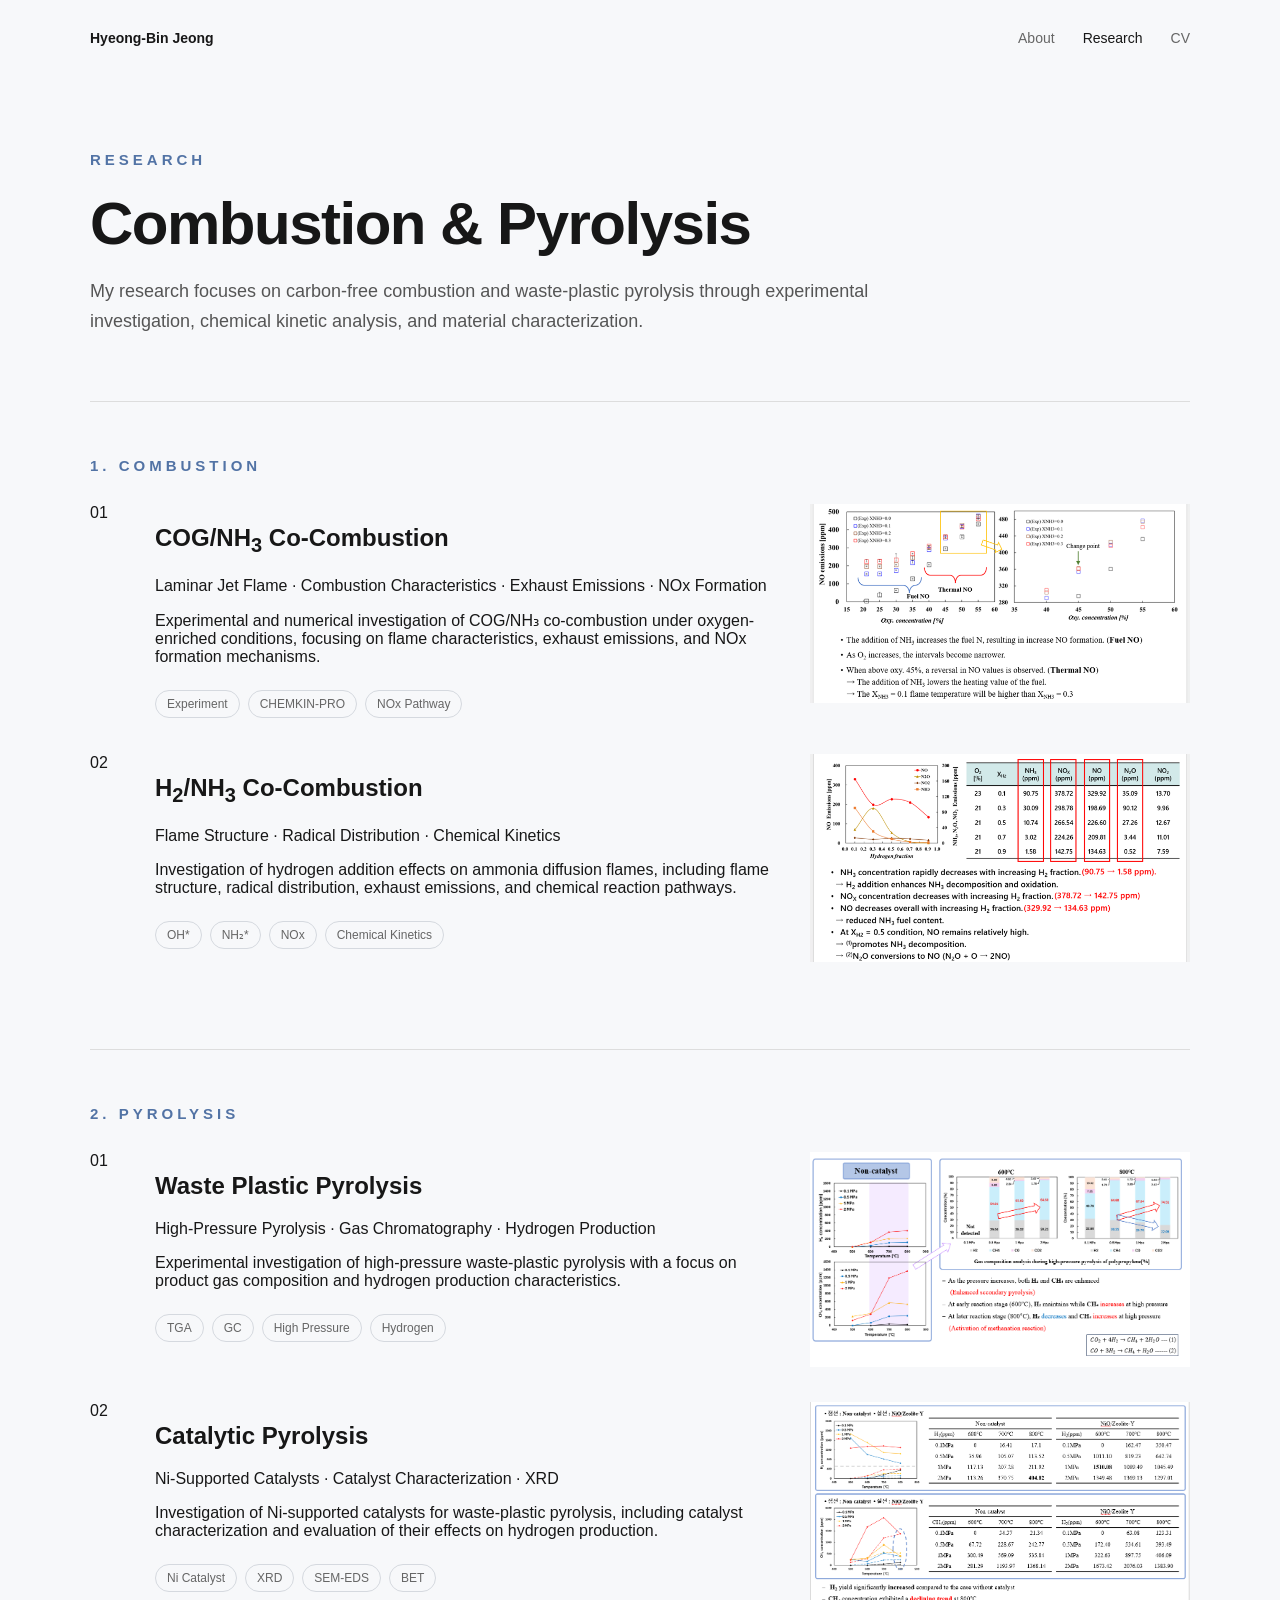
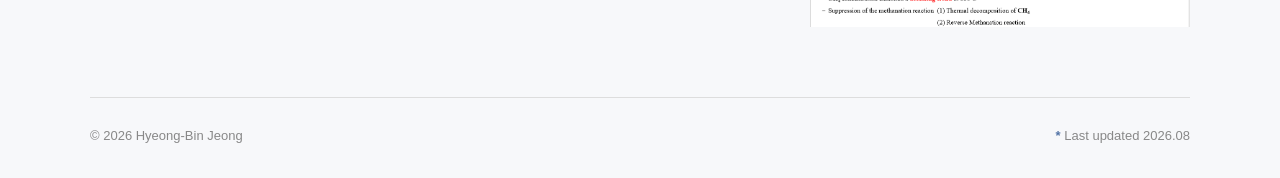
<file: research.html>
<!DOCTYPE html>
<html lang="en">

<head>
    <meta charset="UTF-8">
    <meta name="viewport" content="width=device-width, initial-scale=1.0">

    <title>Hyeong-Bin Jeong | Research</title>

    <link rel="stylesheet" href="style.css">
</head>

<body>

    <!-- HEADER -->
    <header class="site-header">

        <a href="index.html" class="logo">
            Hyeong-Bin Jeong
        </a>

        <nav>
            <a href="index.html">About</a>
            <a href="research.html" class="active">Research</a>
            <a href="cv.html">CV</a>
        </nav>

    </header>


    <main>

        <!-- =========================
             RESEARCH INTRO
        ========================== -->

        <section class="research-hero">

            <p class="section-label">RESEARCH</p>

            <h1>Combustion & Pyrolysis</h1>

            <p>
                My research focuses on carbon-free combustion and
                waste-plastic pyrolysis through experimental investigation,
                chemical kinetic analysis, and material characterization.
            </p>

        </section>


        <!-- =========================
             COMBUSTION
        ========================== -->

        <section class="research-category">

            <p class="section-label">1. COMBUSTION</p>


            <!-- COG / NH3 -->
            <div class="research-detail-item" id="cog-nh3">

                <div class="research-detail-text">

                    <span class="research-number">01</span>

                    <div class="research-detail-content">

                        <h2>
                            COG/NH<sub>3</sub> Co-Combustion
                        </h2>

                        <p class="research-keywords">
                            Laminar Jet Flame · Combustion Characteristics ·
                            Exhaust Emissions · NOx Formation
                        </p>

                        <p class="research-description">
                            Experimental and numerical investigation of COG/NH₃
                            co-combustion under oxygen-enriched conditions,
                            focusing on flame characteristics, exhaust emissions,
                            and NOx formation mechanisms.
                        </p>

                        <div class="research-tags">
                            <span>Experiment</span>
                            <span>CHEMKIN-PRO</span>
                            <span>NOx Pathway</span>
                        </div>

                    </div>

                </div>

                <div class="research-detail-image">
    <img src="images/cog_nh3_fig.png"
         alt="COG/NH3 combustion experimental setup">
</div>

            </div>


            <!-- H2 / NH3 -->
            <div class="research-detail-item" id="h2-nh3">

                <div class="research-detail-text">

                    <span class="research-number">02</span>

                    <div class="research-detail-content">

                        <h2>
                            H<sub>2</sub>/NH<sub>3</sub> Co-Combustion
                        </h2>

                        <p class="research-keywords">
                            Flame Structure · Radical Distribution ·
                            Chemical Kinetics
                        </p>

                        <p class="research-description">
                            Investigation of hydrogen addition effects on ammonia
                            diffusion flames, including flame structure, radical
                            distribution, exhaust emissions, and chemical reaction pathways.
                        </p>

                        <div class="research-tags">
                            <span>OH*</span>
                            <span>NH₂*</span>
                            <span>NOx</span>
                            <span>Chemical Kinetics</span>
                        </div>

                    </div>

                </div>

                <div class="research-detail-image">
    <img src="images/h2_nh3_fig.png"
         alt="H2/NH3 combustion research">
</div>

            </div>

        </section>


        <!-- =========================
             PYROLYSIS
        ========================== -->

        <section class="research-category">

            <p class="section-label">2. PYROLYSIS</p>


            <!-- WASTE PLASTIC -->
            <div class="research-detail-item" id="waste-plastic">

                <div class="research-detail-text">

                    <span class="research-number">01</span>

                    <div class="research-detail-content">

                        <h2>
                            Waste Plastic Pyrolysis
                        </h2>

                        <p class="research-keywords">
                            High-Pressure Pyrolysis · Gas Chromatography ·
                            Hydrogen Production
                        </p>

                        <p class="research-description">
                            Experimental investigation of high-pressure
                            waste-plastic pyrolysis with a focus on product gas
                            composition and hydrogen production characteristics.
                        </p>

                        <div class="research-tags">
                            <span>TGA</span>
                            <span>GC</span>
                            <span>High Pressure</span>
                            <span>Hydrogen</span>
                        </div>

                    </div>

                </div>

                <div class="research-detail-image">

                    <img src="images/waste_plastic _pyrolysis.png"
                         alt="Waste_plastic pyrolysis experiment">


                </div>

            </div>


            <!-- CATALYTIC PYROLYSIS -->
            <div class="research-detail-item" id="catalytic-pyrolysis">

                <div class="research-detail-text">

                    <span class="research-number">02</span>

                    <div class="research-detail-content">

                        <h2>
                            Catalytic Pyrolysis
                        </h2>

                        <p class="research-keywords">
                            Ni-Supported Catalysts · Catalyst Characterization · XRD
                        </p>

                        <p class="research-description">
                            Investigation of Ni-supported catalysts for waste-plastic
                            pyrolysis, including catalyst characterization and evaluation
                            of their effects on hydrogen production.
                        </p>

                        <div class="research-tags">
                            <span>Ni Catalyst</span>
                            <span>XRD</span>
                            <span>SEM-EDS</span>
                            <span>BET</span>
                        </div>

                    </div>

                </div>

                <div class="research-detail-image">

                    <img src="images/catalytic_pyrolysis.png"
                         alt="Catalytic pyrolysis research">


                </div>

            </div>

        </section>

    </main>


    <!-- FOOTER -->
    <footer class="site-footer">

        <span>
            © 2026 Hyeong-Bin Jeong
        </span>

        <span class="footer-updated">
            <span class="update-mark">*</span>
            Last updated 2026.08
        </span>

    </footer>

</body>

</html>
</file>
<file: style.css>
/* ========================= 
   BASIC 
========================= */ 

* { 
    box-sizing: border-box; 
} 

html { 
    scroll-behavior: smooth; 
} 

body { 
    margin: 0; 
    background: #f7f8fa; 
    color: #171717; 
    font-family: Arial, Helvetica, sans-serif; 
} 

a { 
    color: inherit; 
    text-decoration: none; 
}


/* ========================= 
   HEADER 
========================= */ 

.site-header { 
    width: min(1100px, calc(100% - 60px)); 
    margin: 0 auto; 

    display: flex; 
    justify-content: space-between; 
    align-items: center; 

    padding: 30px 0; 

    font-size: 14px; 
} 

.logo { 
    font-weight: 600; 
} 

.site-header nav { 
    display: flex; 
    gap: 28px; 
} 

.site-header nav a { 
    color: #666; 
    transition: color 0.2s; 
} 

.site-header nav a:hover, 
.site-header nav a.active { 
    color: #171717; 
}


/* ========================= 
   HERO 
========================= */ 

.hero { 
    width: min(1100px, calc(100% - 60px)); 
    margin: 0 auto; 

    padding: 65px 0 55px; 

    text-align: left; 
} 

.hero-content { 
    width: 100%; 

    display: grid;
    grid-template-columns: minmax(0, 1fr) 200px; 

    gap: 70px; 
    align-items: start; 
} 

.hero-text { 
    min-width: 0; 
} 

.hero h1 { 
    margin: 0 0 20px; 

    font-size: clamp(46px, 5vw, 66px); 
    line-height: 1; 
    letter-spacing: -2px; 

    font-weight: 700; 
} 

.hero-position { 
    margin: 0; 

    font-size: 20px; 
    font-weight: 500; 
} 

.hero-affiliation { 
    margin: 8px 0 0; 

    font-size: 16px; 
    color: #666; 
} 

.hero-lab { 
    margin: 8px 0 0; 
} 

.hero-lab a { 
    font-size: 15px; 
    font-weight: 600; 
    color: #5273a5; 
} 

.hero-lab a:hover { 
    text-decoration: underline; 
} 

.hero-intro { 
    max-width: 720px; 

    margin: 40px 0 0; 

    font-size: 20px; 
    line-height: 1.6; 

    color: #444; 
} 

.hero-links { 
    display: flex; 
    gap: 24px; 

    margin-top: 26px; 

    font-size: 15px; 
    font-weight: 600; 
} 

.hero-links a { 
    border-bottom: 1px solid #999; 
    padding-bottom: 3px; 
} 

.hero-links a:hover { 
    border-color: #171717; 
}


/* ========================= 
   HERO PHOTO 
========================= */ 

.hero-photo { 
    display: flex; 
    justify-content: flex-end; 

    padding-top: 60px; 
} 

.hero-photo img { 
    width: 200px; 
    height: 240px; 

    object-fit: cover; 
    object-position: center top; 

    border-radius: 10px; 

    display: block; 
}


/* ========================= 
   GENERAL SECTION 
========================= */ 

.section { 
    width: min(1100px, calc(100% - 60px)); 
    margin: 0 auto; 

    padding: 60px 0; 

    border-top: 1px solid #ddd; 
} 

.section-label { 
    margin: 0 0 30px; 

    font-size: 15px; 
    font-weight: 700; 
    letter-spacing: 4px; 

    color: #5273a5; 
}


/* ========================= 
   RESEARCH AREAS 
========================= */ 

.research-area-grid { 
    display: grid; 
    grid-template-columns: repeat(2, minmax(0, 1fr)); 

    gap: 60px; 
} 

.research-area { 
    border-top: 1px solid #222; 
    padding-top: 15px;

    display: grid;
    grid-template-rows: auto auto 96px 96px;
} 

.area-number { 
    display: block; 

    margin-bottom: 24px; 

    font-size: 13px; 
    color: #888; 
} 

.research-area h2 { 
    margin: 0 0 34px; 

    font-size: 28px; 
    font-weight: 600; 
    letter-spacing: -0.5px; 
} 

.area-project { 
    margin: 0;
    min-height: 96px;
}

.area-project + .area-project {
    margin-top: 0;
}

.project-link { 
    display: inline-block; 

    margin-bottom: 10px; 

    font-size: 18px; 
    font-weight: 600; 

    border-bottom: 1px solid transparent; 

    transition: border-color 0.2s; 
} 

.project-link:hover { 
    border-color: #171717; 
} 

.area-project p { 
    margin: 0; 

    max-width: none; 

    font-size: 15px; 
    line-height: 1.7; 

    color: #666; 
}


/* ========================= 
   EXPERIENCE 
========================= */ 

.experience-list { 
    width: 100%; 
    max-width: 1000px; 
} 

.experience-item { 
    padding: 0 0 24px; 
    margin-bottom: 24px; 

    border-bottom: 1px solid #ddd; 
} 

.experience-item:last-child { 
    margin-bottom: 0; 
} 

.experience-date { 
    display: block; 

    margin-bottom: 10px; 

    font-size: 13px; 
    font-weight: 600; 
    letter-spacing: 0.4px; 

    color: #5273a5; 
} 

.experience-item h3 { 
    margin: 0 0 8px; 

    font-size: 22px; 
    font-weight: 500; 
    line-height: 1.4; 
} 

.experience-place { 
    margin: 0; 

    font-size: 15px; 
    line-height: 1.6; 

    color: #555; 
} 

.experience-description { 
    margin: 7px 0 0; 

    font-size: 15px; 
    line-height: 1.6; 

    color: #666; 
}


/* ========================= 
   PROJECTS 
========================= */ 

.project-list { 
    width: 100%;
    max-width: 1000px;
} 

.project-item { 
    display: grid; 
    grid-template-columns: 65px minmax(0, 1fr); 
    gap: 5px; 

    /* Experience와 동일한 항목 간격 */
    padding: 0 0 24px; 
    margin-bottom: 24px; 

    /* Experience와 동일하게 아래쪽에 선 */
    border-bottom: 1px solid #ddd; 
} 

.project-item:last-child { 
    margin-bottom: 0; 
}


/* PROJECT NUMBER */ 

.project-number { 
    padding-top: 1px; 

    font-size: 16px; 
    font-weight: 600; 
    line-height: 1.4; 
    letter-spacing: 0.5px; 

    color: #5273a5; 
}


/* PROJECT TITLE */ 

.project-content h3 { 
    margin: 0 0 9px; 

    font-size: 19px; 
    font-weight: 600; 
    line-height: 1.4; 

    color: #171717; 
}


/* FUNDING / PERIOD / ROLE */ 

.project-meta { 
    margin: 0 0 14px; 

    font-size: 14px; 
    line-height: 1.5; 

    color: #777; 
}


/* DESCRIPTION */ 

.project-description { 
    margin: 0; 

    font-size: 15px; 
    line-height: 1.75; 

    color: #444; 
}


/* =========================
   FOOTER
========================= */

.site-footer {
    width: min(1100px, calc(100% - 60px));
    margin: 0 auto;

    padding: 30px 0 35px;

    border-top: 1px solid #ddd;

    display: flex;
    justify-content: space-between;
    align-items: center;

    font-size: 13px;
    color: #888;
}

.footer-updated {
    font-size: 13px;
    color: #888;
}

.update-mark {
    color: #5273a5;
    font-weight: 700;
}


/* ========================= 
   MOBILE 
========================= */ 

@media (max-width: 700px) { 

    .site-header { 
        width: calc(100% - 36px); 
        padding: 24px 0; 
    } 

    .site-header nav { 
        gap: 14px; 
        font-size: 12px; 
    } 


    /* HERO */ 

    .hero, 
    .section, 
    .site-footer { 
        width: calc(100% - 36px); 
    } 

    .hero { 
        padding: 50px 0 60px; 
    } 

    .hero-content { 
        grid-template-columns: 1fr; 
        gap: 30px; 
    } 

    .hero-photo { 
        justify-content: flex-start; 
        padding-top: 0; 
        grid-row: 1; 
    } 

    .hero-photo img { 
        width: 135px; 
        height: 162px; 
    } 

    .hero h1 { 
        font-size: 46px; 
        letter-spacing: -2px; 
    } 

    .hero-position { 
        font-size: 18px; 
    } 

    .hero-intro { 
        font-size: 18px; 
    } 


    /* SECTION */ 

    .section { 
        padding: 50px 0; 
    } 

    .section-label { 
        margin-bottom: 35px; 
    } 


    /* RESEARCH AREAS */ 

    .research-area-grid { 
        grid-template-columns: 1fr; 
        gap: 55px; 
    } 


    /* EXPERIENCE */ 

    .experience-item h3 { 
        font-size: 20px; 
    } 


    /* PROJECTS */ 

    .project-item { 
        grid-template-columns: 30px minmax(0, 1fr); 
        gap: 5px; 

        /* 모바일에서도 Experience와 동일 */
        padding: 0 0 24px; 
        margin-bottom: 24px; 
    } 

    .project-number { 
        font-size: 14px; 
    } 

    .project-content h3 { 
        font-size: 15px; 
    } 

    .project-meta { 
        font-size: 13px; 
    } 

    .project-description { 
        font-size: 14px; 
    } 
}
/* =========================================================
   RESEARCH PAGE
========================================================= */


/* =========================
   RESEARCH HERO
========================= */

.research-hero {
    width: min(1100px, calc(100% - 60px));
    margin: 0 auto;

    padding: 75px 0 65px;
}

.research-hero .section-label {
    margin-bottom: 24px;
}

.research-hero h1 {
    margin: 0 0 22px;

    font-size: clamp(42px, 5vw, 60px);
    line-height: 1.05;
    letter-spacing: -1.5px;
    font-weight: 700;
}

.research-hero > p:last-child {
    max-width: 780px;
    margin: 0;

    font-size: 18px;
    line-height: 1.65;

    color: #555;
}


/* =========================
   RESEARCH CATEGORY
========================= */

.research-category {
    width: min(1100px, calc(100% - 60px));
    margin: 0 auto;

    padding: 55px 0 45px;

    border-top: 1px solid #ddd;
}

.research-category .section-label {
    margin-bottom: 30px;
}


/* =========================
   INDIVIDUAL RESEARCH
========================= */

.research-project {
    display: grid;
    grid-template-columns: 65px minmax(0, 1fr);
    gap: 5px;

    padding: 35px 0;

    border-top: 1px solid #ddd;

    scroll-margin-top: 40px;
}

.research-project:last-child {
    border-bottom: 1px solid #ddd;
}


/* NUMBER */

.research-project-number {
    padding-top: 4px;

    font-size: 15px;
    font-weight: 600;
    letter-spacing: 0.5px;

    color: #5273a5;
}


/* CONTENT */

.research-project-content {
    min-width: 0;
}

.research-project-content h2 {
    margin: 0 0 12px;

    font-size: 28px;
    line-height: 1.3;
    letter-spacing: -0.5px;
    font-weight: 600;
}


/* KEYWORDS */

.research-project-keywords {
    margin: 0 0 24px;

    font-size: 15px;
    line-height: 1.6;

    color: #666;
}


/* DESCRIPTION */

.research-project-description {
    max-width: 850px;

    margin: 0;

    font-size: 17px;
    line-height: 1.75;

    color: #444;
}


/* =========================
   RESEARCH TAGS
========================= */

.research-tags {
    display: flex;
    flex-wrap: wrap;
    gap: 8px;

    margin-top: 24px;
}

.research-tags span {
    display: inline-block;

    padding: 6px 11px;

    border: 1px solid #d5d9df;
    border-radius: 20px;

    font-size: 12px;
    color: #666;
}


/* =========================
   RESEARCH PAGE MOBILE
========================= */

@media (max-width: 700px) {

    .research-hero,
    .research-category {
        width: calc(100% - 36px);
    }

    .research-hero {
        padding: 50px 0;
    }

    .research-hero h1 {
        font-size: 42px;
    }

    .research-hero > p:last-child {
        font-size: 17px;
    }

    .research-category {
        padding: 45px 0 35px;
    }

    .research-project {
        grid-template-columns: 35px minmax(0, 1fr);
        gap: 5px;

        padding: 28px 0;
    }

    .research-project-number {
        font-size: 13px;
    }

    .research-project-content h2 {
        font-size: 23px;
    }

    .research-project-description {
        font-size: 15px;
    }
}.pdf-link {
    display: inline-block;
    margin-top: 10px;

    font-size: 14px;
    font-weight: 600;

    color: #5273a5;

    border-bottom: 1px solid transparent;
    transition: border-color 0.2s;
}

.pdf-link:hover {
    border-color: #5273a5;
}
/* =========================================================
   RESEARCH PROJECT IMAGE LAYOUT
========================================================= */

/* 각 연구 항목: 왼쪽 설명 + 오른쪽 이미지 */
.research-project {
    grid-template-columns: 65px minmax(0, 1fr) 380px;
    gap: 20px;
    align-items: start;
}


/* 연구 이미지 영역 */
.research-detail-image {
    width: 100%;
    max-width: 380px;
    justify-self: end;
    align-self: start;
}


/* 연구 이미지 */
.research-detail-image img {
    width: 100%;
    height: 250px;

    object-fit: contain;
    object-position: top center;

    display: block;
}



/* 첫 번째 COG/NH3 항목 */
.research-detail-item {
    display: grid;
    grid-template-columns: minmax(0, 1fr) 380px;
    gap: 40px;
    align-items: start;

    width: 100%;
}

.research-detail-text {
    display: grid;
    grid-template-columns: 50px minmax(0, 1fr);
    gap: 15px;
}

.research-detail-content {
    min-width: 0;
}


/* =========================================================
   MOBILE
========================================================= */

@media (max-width: 700px) {

    .research-project {
        grid-template-columns: 35px minmax(0, 1fr);
    }

    .research-detail-item {
        grid-template-columns: 1fr;
        gap: 25px;
    }

    .research-detail-text {
        grid-template-columns: 35px minmax(0, 1fr);
        gap: 5px;
    }

    .research-detail-image {
        grid-column: 1 / -1;

        width: 100%;
        max-width: 100%;

        justify-self: stretch;
    }

    .research-detail-image img {
        width: 100%;
        height: auto;
        max-height: 280px;
    }
}
/* =========================================================
   CV PAGE
========================================================= */


/* =========================
   CV HERO
========================= */

.cv-hero {
    width: min(1100px, calc(100% - 60px));
    margin: 0 auto;

    padding: 75px 0 45px;
}

.cv-hero .section-label {
    margin-bottom: 24px;
}

.cv-hero h1 {
    margin: 0 0 22px;

    font-size: clamp(48px, 5vw, 64px);
    line-height: 1;
    letter-spacing: -1.5px;
    font-weight: 700;
}

.cv-intro {
    max-width: 760px;

    margin: 0;

    font-size: 18px;
    line-height: 1.65;

    color: #555;
}



/* =========================
   CV SECTION
========================= */

.cv-section {
    width: min(1100px, calc(100% - 60px));
    margin: 0 auto;

    padding: 55px 0;

    border-top: 1px solid #ddd;

    scroll-margin-top: 40px;
}

.cv-section-heading {
    display: grid;
    grid-template-columns: 55px minmax(0, 1fr);

    margin-bottom: 38px;
}

.cv-section-number {
    padding-top: 5px;

    font-size: 14px;
    font-weight: 600;

    color: #5273a5;
}

.cv-section-heading h2 {
    margin: 0;

    font-size: 30px;
    font-weight: 600;
    letter-spacing: -0.5px;
}


/* =========================
   CV ITEM
========================= */

.cv-list {
    width: 100%;
}

.cv-item {
    display: grid;
    grid-template-columns: 180px minmax(0, 1fr);
    gap: 35px;

    padding: 25px 0;

    border-bottom: 1px solid #ddd;
}

.cv-date {
    padding-top: 3px;

    font-size: 14px;
    font-weight: 600;

    color: #5273a5;
}

.cv-content h3 {
    margin: 0 0 8px;

    font-size: 21px;
    font-weight: 600;
}

.cv-position {
    margin: 0;

    font-size: 16px;
    line-height: 1.6;

    color: #444;
}

.cv-description {
    margin: 5px 0 0;

    font-size: 15px;
    line-height: 1.6;

    color: #777;
}


/* =========================
   MOBILE
========================= */

@media (max-width: 700px) {

    .cv-hero,
    .cv-navigation,
    .cv-section {
        width: calc(100% - 36px);
    }

    .cv-hero {
        padding: 50px 0 35px;
    }

    .cv-navigation {
        grid-template-columns: 1fr;
        padding-bottom: 45px;
    }

    .cv-section-heading {
        grid-template-columns: 40px minmax(0, 1fr);
    }

    .cv-item {
        grid-template-columns: 1fr;
        gap: 10px;
    }

}
/* =========================================================
   CV LAYOUT
========================================================= */

.cv-hero {
    width: min(1100px, calc(100% - 60px));
    margin: 0 auto;

    padding: 45px 0 40px;

    border-bottom: 1px solid #ddd;
}

.cv-hero .section-label {
    margin-bottom: 10px;
    font-size: 12px;
    letter-spacing: 0;
}

.cv-hero h1 {
    margin: 0 0 15px;

    font-size: 38px;
    line-height: 1;
    letter-spacing: -1px;
}

.cv-intro {
    margin: 0;

    font-size: 15px;
    line-height: 1.6;

    color: #444;
}


/* 전체 CV 본문 */

.cv-layout {
    width: min(1100px, calc(100% - 60px));
    margin: 0 auto;

    display: grid;
    grid-template-columns: 180px minmax(0, 1fr);
    gap: 45px;

    padding: 40px 0 60px;
}


/* LEFT SIDEBAR */

.cv-sidebar {
    border-left: 1px solid #ddd;
    padding-left: 15px;

    display: flex;
    flex-direction: column;
    gap: 18px;

    align-self: start;

    position: sticky;
    top: 30px;
}

.cv-sidebar a {
    font-size: 13px;
    color: #666;
}

.cv-sidebar a:hover,
.cv-sidebar a.active {
    color: #5273a5;
}


/* RIGHT */

.cv-main {
    min-width: 0;
}


/* SECTION */

.cv-main .cv-section {
    width: 100%;
    margin: 0;

    padding: 0 0 35px;

    border-top: none;

    scroll-margin-top: 40px;
}

.cv-main .cv-section + .cv-section {
    padding-top: 30px;
}


/* SECTION TITLE */

.cv-section-heading {
    display: grid;
    grid-template-columns: 45px minmax(0, 1fr);

    margin-bottom: 5px;
}

.cv-section-number {
    padding-top: 5px;

    font-size: 13px;
    font-weight: 600;

    color: #5273a5;
}

.cv-section-heading h2 {
    margin: 0;

    font-size: 27px;
    font-weight: 600;
}


/* EACH ITEM */

.cv-item {
    display: grid;
    grid-template-columns: 160px minmax(0, 1fr);
    gap: 30px;

    padding: 20px 0;

    border-bottom: 1px solid #ddd;
}

.cv-date {
    font-size: 13px;
    font-weight: 600;

    color: #777;
}

.cv-content h3 {
    margin: 0 0 7px;

    font-size: 16px;
    font-weight: 600;
}

.cv-position {
    margin: 0;

    font-size: 14px;
    line-height: 1.6;

    color: #666;
}

.cv-description {
    margin: 4px 0 0;

    font-size: 14px;
    line-height: 1.6;

    color: #777;
}
.cv-expected {
    padding-left: 72px;
    font-weight: 400;
    color: #777;
}
.cv-research-description {
    margin: 10px 0 0;
    padding-left: 16px;

    font-size: 14px;
    line-height: 1.7;

    color: #777;
}

.cv-research-description li {
    margin-bottom: 3px;
}
.conference-type {
    margin: 5px 0 0;
    font-size: 13px;
    font-weight: 600;
    color: #5273a5;
}
.skills-list {
    width: 100%;
}

.skill-item {
    display: grid;
    grid-template-columns: 190px minmax(0, 1fr);
    gap: 30px;
    padding: 20px 0;
    border-bottom: 1px solid #ddd;
}

.skill-category {
    font-size: 13px;
    font-weight: 600;
    line-height: 1.5;
    color: #777;
}

.skill-content p {
    margin: 0 0 7px;
    font-size: 14px;
    line-height: 1.6;
    color: #666;
}

.skill-content p:last-child {
    margin-bottom: 0;
}

.skill-content strong {
    font-weight: 600;
    color: #333;
}
/* =========================
   CV DOWNLOAD BUTTON
========================= */

.cv-actions {
    margin-top: 18px;
}

.cv-download {
    display: inline-flex;
    align-items: center;
    gap: 7px;

    padding: 10px 18px;

    background: #5273a5;
    color: #fff;

    border: 1px solid #5273a5;
    border-radius: 999px;

    font-size: 13px;
    font-weight: 600;

    text-decoration: none;

    transition:
        background-color 0.2s ease,
        color 0.2s ease,
        transform 0.2s ease;
}

.cv-download:hover {
    background: #fff;
    color: #5273a5;
    transform: translateY(-1px);
}

.cv-download-icon {
    font-size: 14px;
    line-height: 1;
}
/* =========================
   CV - Mobile
   ========================= */
@media (max-width: 768px) {

    .cv-hero {
        width: calc(100% - 40px);
        padding: 40px 0 45px;
    }

    .cv-layout {
        width: calc(100% - 40px);
        display: block;
        padding: 35px 0 50px;
    }

    /* 왼쪽 CV 메뉴 숨김 */
    .cv-sidebar {
        display: none;
    }

    /* 섹션 제목 */
    .cv-section-heading {
        grid-template-columns: 38px minmax(0, 1fr);
    }

    .cv-section-heading h2 {
        font-size: 24px;
    }

    /* 날짜 + 내용 → 모바일에서는 위아래 배치 */
    .cv-item {
        display: block;
        padding: 20px 0;
    }

    .cv-date {
        margin-bottom: 10px;
        font-size: 13px;
    }

    .cv-expected {
        display: inline;
        padding-left: 5px;
    }

    .cv-content {
        width: 100%;
    }

    .cv-content h3 {
        font-size: 16px;
    }

    .cv-position,
    .cv-description,
    .cv-research-description {
        font-size: 14px;
    }

    /* Technical Skills */
    .skill-item {
        grid-template-columns: 1fr;
        gap: 8px;
        padding: 18px 0;
    }
}
</file>
